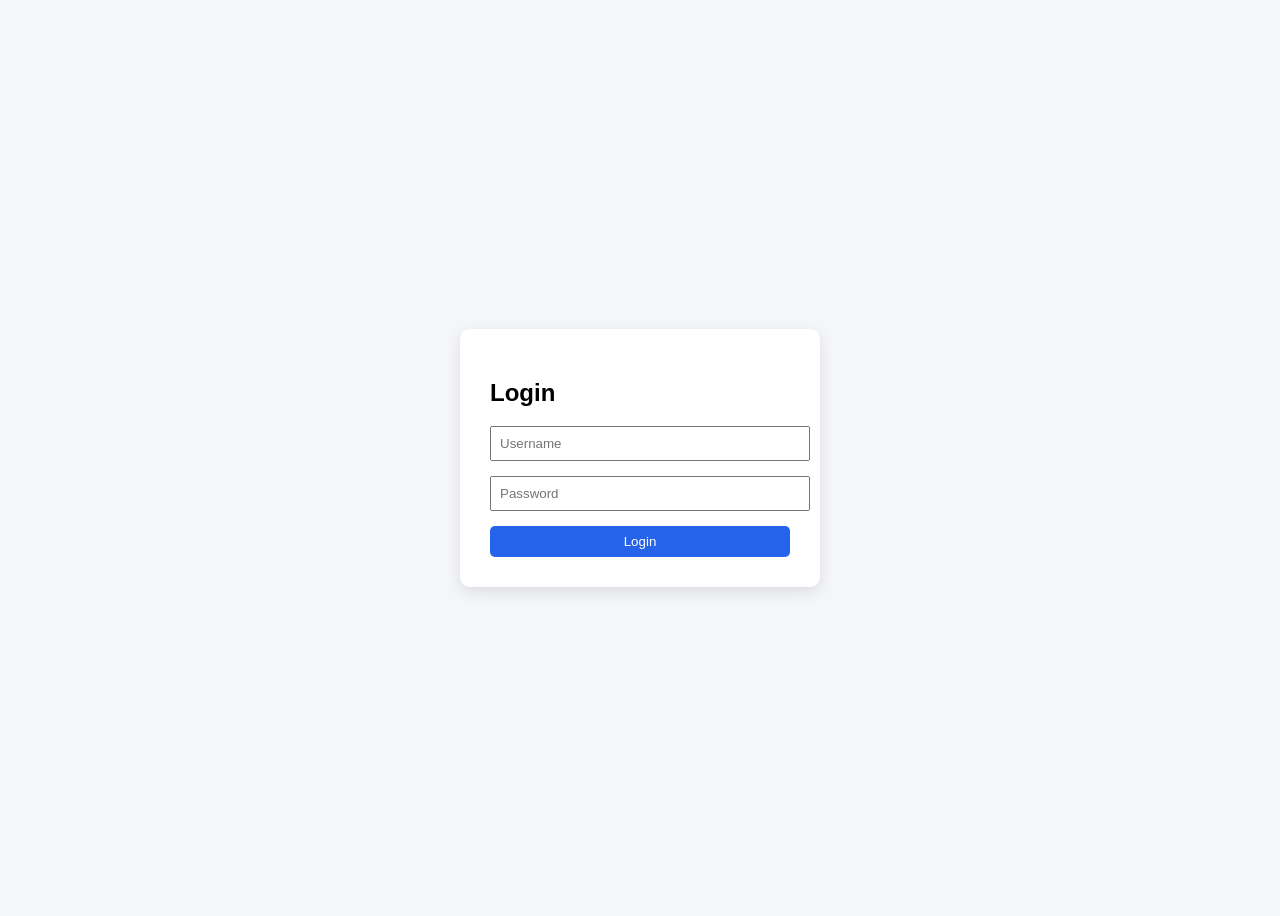
<file: Index.html>
<!DOCTYPE html>
<html lang="en">
<head>
  <meta charset="UTF-8">
  <title>Task Dashboard</title>
  <meta name="viewport" content="width=device-width, initial-scale=1.0">
  <link rel="stylesheet" href="style.css">
</head>

<body>

  <div class="dashboard">

    <aside class="sidebar">
      <h2>MyApp</h2>
      <ul>
        <li class="active" onclick="showDashboard(this)">Dashboard</li>
        <li onclick="goToTasks(this)">Tasks</li>
        <li onclick="openSettings()">Settings</li>
        <li onclick="window.location.href='profile.html'">Profile</li>
      </ul>
    </aside>

    <div class="main">

      <nav class="navbar">
        <h1>Task Manager</h1>
      </nav>

      <div class="content">

        <!-- ================= Dashboard Section ================= -->
        <div id="dashboardSection">
          <h2>Add New Task</h2>
          <div class="input-section">
            <input type="text" id="taskInput" placeholder="Enter new task">
            <button onclick="addTask()">Add</button>
          </div>
        </div>

        <!-- ================= Tasks Section ================= -->
        <div id="taskSection" style="display:none;">
          <h2>All Tasks</h2>

          <div class="filters">
            <button onclick="setFilter('all')">All</button>
            <button onclick="setFilter('active')">Active</button>
            <button onclick="setFilter('completed')">Completed</button>
          </div>

          <div class="task-info">
            <span id="taskCount">0 Tasks</span>
          </div>

          <ul id="taskList"></ul>
        </div>

      </div>

    </div>

  </div>

  <script src="script.js"></script>

  <div id="settingsModal" class="modal">
    <div class="modal-content">
      <h3>Settings</h3>

      <button onclick="toggleDarkMode()">Toggle Dark Mode</button>
      <button onclick="clearAllTasks()">Clear All Tasks</button>
      <button onclick="logout()">Logout</button>

      <button onclick="closeSettings()">Close</button>
    </div>
  </div>

</body>
</html>
</file>
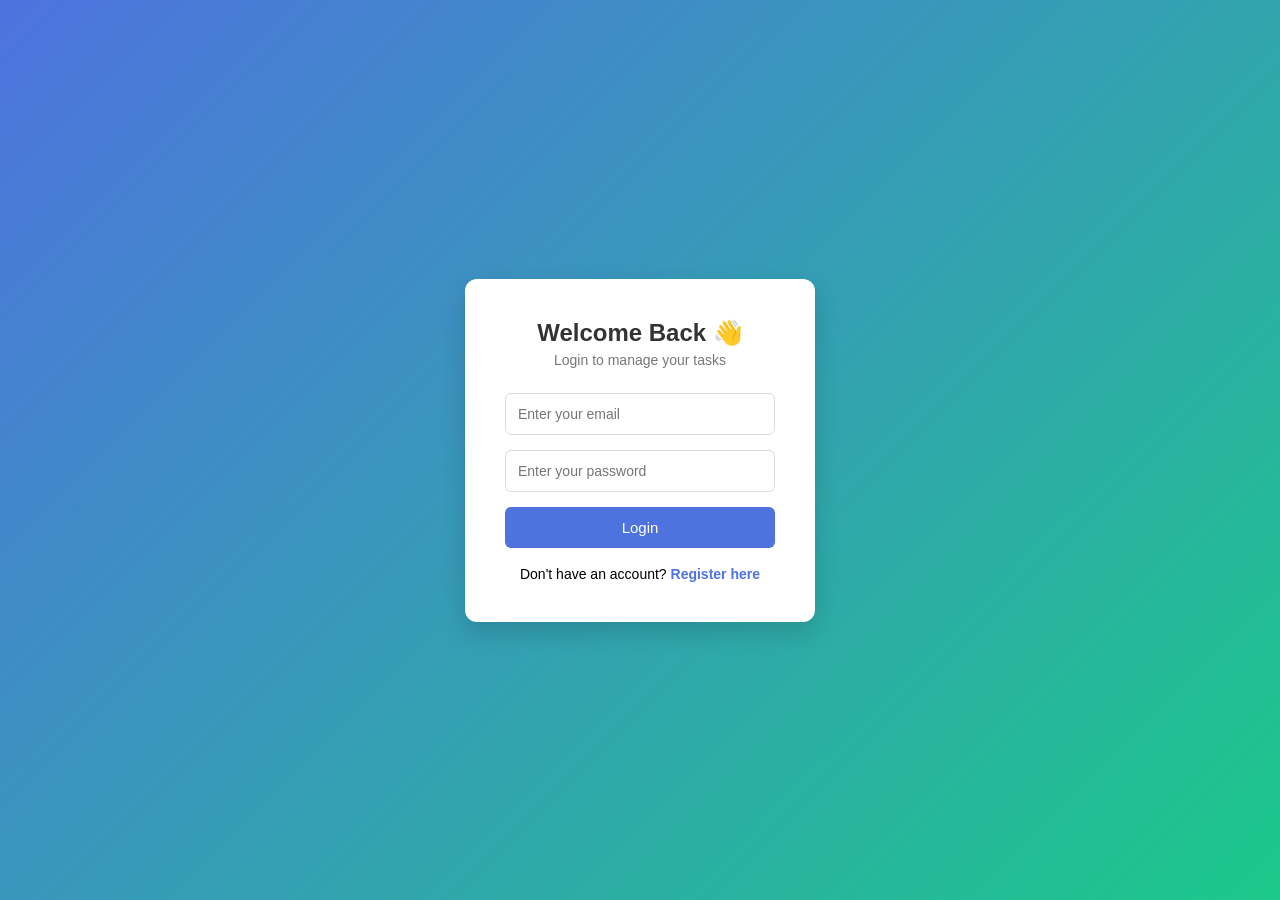
<file: frontend/index.html>
<!DOCTYPE html>
<html lang="en">
<head>
<meta charset="UTF-8" />
<meta name="viewport" content="width=device-width, initial-scale=1.0" />
<title>Task Dashboard</title>
<link rel="stylesheet" href="style.css" />
</head>

<body>

<div class="layout">

  <!-- Sidebar -->
  <aside class="sidebar">
  <!-- <section=class="content"></section> -->
    <h2>MyApp</h2>
    <ul>
      <li onclick="showDashboard(this)" class="active">Dashboard</li>
      <li onclick="showTasks(this)">Tasks</li>
      <li onclick="window.location.href='profile.html'">Profile</li>
      <li onclick="openSettings()">Settings</li>
      <!-- <li onclick="logout()">Logout</li> -->
      
    </ul>
  </aside>

 <main class="main">

  <!-- DASHBOARD -->
  <section id="dashboardSection">
    <h1>Dashboard</h1>

    <div class="add-task">
      <input id="taskInput" placeholder="Enter new task..." />
      <button onclick="addTask()">Add Task</button>
    </div>
  </section>

  <!-- TASK LIST -->
  <!-- <section id="tasksSection" style="display:none;"> -->
    <!-- <h1>My Tasks</h1> -->
    <!-- <ul id="taskList" class="task-list"></ul> -->
  </section>

</main>

    <!-- Tasks -->
    <section id="tasksSection" style="display:none;">
      <h1>My Tasks</h1>

      <div class="filters">
        <button onclick="setFilter('all')">All</button>
        <button onclick="setFilter('active')">Active</button>
        <button onclick="setFilter('completed')">Completed</button>
      </div>

      <ul id="taskList" class="task-list"></ul>
    </section>

  </main>

</div>

<script src="script.js"></script>
</body>
</html>
</file>
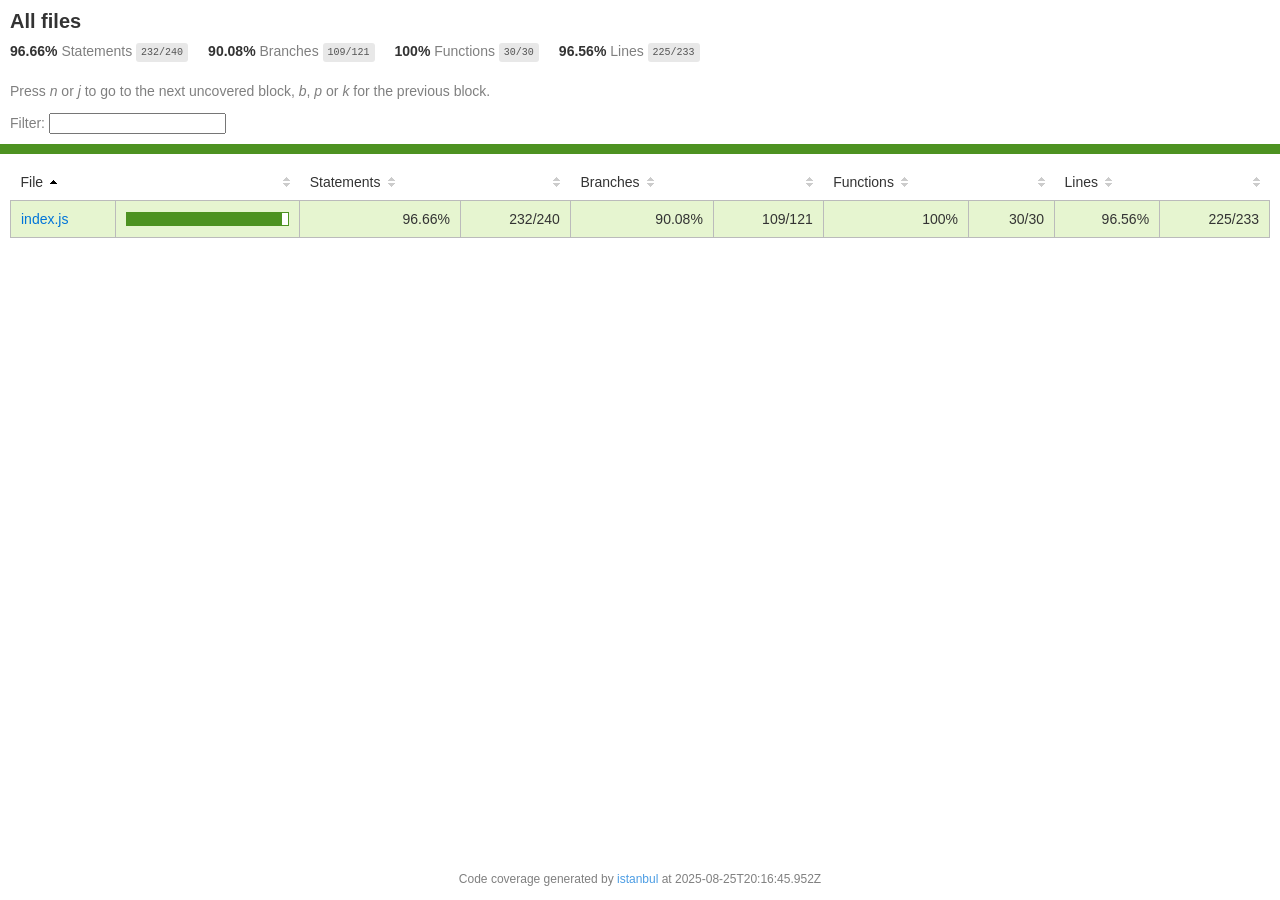
<file: node_modules/kareem/coverage/lcov-report/index.html>
<!doctype html>
<html lang="en">

<head>
    <title>Code coverage report for All files</title>
    <meta charset="utf-8" />
    <link rel="stylesheet" href="prettify.css" />
    <link rel="stylesheet" href="base.css" />
    <link rel="shortcut icon" type="image/x-icon" href="favicon.png" />
    <meta name="viewport" content="width=device-width, initial-scale=1" />
    <style type='text/css'>
        .coverage-summary .sorter {
            background-image: url(sort-arrow-sprite.png);
        }
    </style>
</head>
    
<body>
<div class='wrapper'>
    <div class='pad1'>
        <h1>All files</h1>
        <div class='clearfix'>
            
            <div class='fl pad1y space-right2'>
                <span class="strong">96.66% </span>
                <span class="quiet">Statements</span>
                <span class='fraction'>232/240</span>
            </div>
        
            
            <div class='fl pad1y space-right2'>
                <span class="strong">90.08% </span>
                <span class="quiet">Branches</span>
                <span class='fraction'>109/121</span>
            </div>
        
            
            <div class='fl pad1y space-right2'>
                <span class="strong">100% </span>
                <span class="quiet">Functions</span>
                <span class='fraction'>30/30</span>
            </div>
        
            
            <div class='fl pad1y space-right2'>
                <span class="strong">96.56% </span>
                <span class="quiet">Lines</span>
                <span class='fraction'>225/233</span>
            </div>
        
            
        </div>
        <p class="quiet">
            Press <em>n</em> or <em>j</em> to go to the next uncovered block, <em>b</em>, <em>p</em> or <em>k</em> for the previous block.
        </p>
        <template id="filterTemplate">
            <div class="quiet">
                Filter:
                <input type="search" id="fileSearch">
            </div>
        </template>
    </div>
    <div class='status-line high'></div>
    <div class="pad1">
<table class="coverage-summary">
<thead>
<tr>
   <th data-col="file" data-fmt="html" data-html="true" class="file">File</th>
   <th data-col="pic" data-type="number" data-fmt="html" data-html="true" class="pic"></th>
   <th data-col="statements" data-type="number" data-fmt="pct" class="pct">Statements</th>
   <th data-col="statements_raw" data-type="number" data-fmt="html" class="abs"></th>
   <th data-col="branches" data-type="number" data-fmt="pct" class="pct">Branches</th>
   <th data-col="branches_raw" data-type="number" data-fmt="html" class="abs"></th>
   <th data-col="functions" data-type="number" data-fmt="pct" class="pct">Functions</th>
   <th data-col="functions_raw" data-type="number" data-fmt="html" class="abs"></th>
   <th data-col="lines" data-type="number" data-fmt="pct" class="pct">Lines</th>
   <th data-col="lines_raw" data-type="number" data-fmt="html" class="abs"></th>
</tr>
</thead>
<tbody><tr>
	<td class="file high" data-value="index.js"><a href="index.js.html">index.js</a></td>
	<td data-value="96.66" class="pic high">
	<div class="chart"><div class="cover-fill" style="width: 96%"></div><div class="cover-empty" style="width: 4%"></div></div>
	</td>
	<td data-value="96.66" class="pct high">96.66%</td>
	<td data-value="240" class="abs high">232/240</td>
	<td data-value="90.08" class="pct high">90.08%</td>
	<td data-value="121" class="abs high">109/121</td>
	<td data-value="100" class="pct high">100%</td>
	<td data-value="30" class="abs high">30/30</td>
	<td data-value="96.56" class="pct high">96.56%</td>
	<td data-value="233" class="abs high">225/233</td>
	</tr>

</tbody>
</table>
</div>
                <div class='push'></div><!-- for sticky footer -->
            </div><!-- /wrapper -->
            <div class='footer quiet pad2 space-top1 center small'>
                Code coverage generated by
                <a href="https://istanbul.js.org/" target="_blank" rel="noopener noreferrer">istanbul</a>
                at 2025-08-25T20:16:45.952Z
            </div>
        <script src="prettify.js"></script>
        <script>
            window.onload = function () {
                prettyPrint();
            };
        </script>
        <script src="sorter.js"></script>
        <script src="block-navigation.js"></script>
    </body>
</html>
</file>
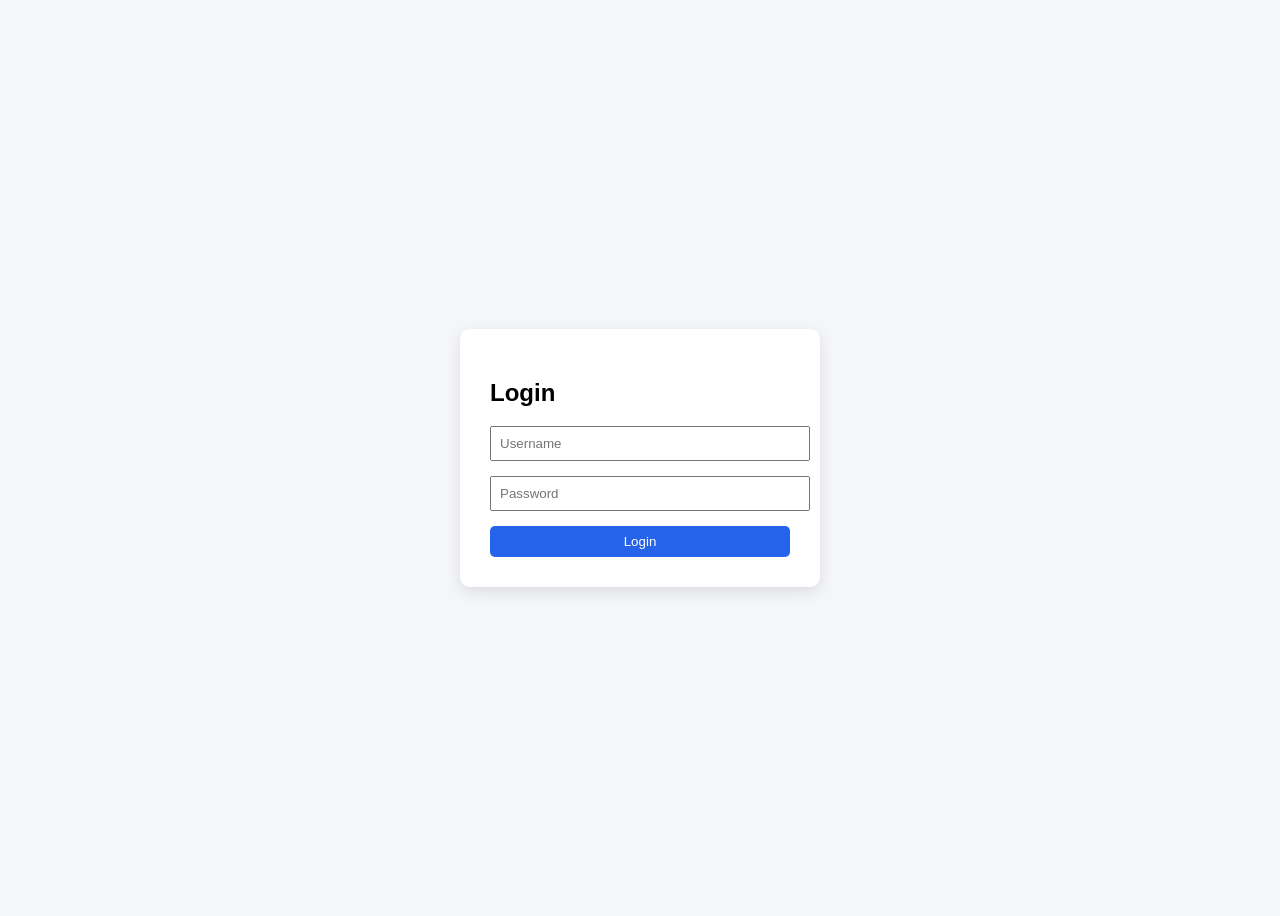
<file: login.html>
<!DOCTYPE html>
<html>
<head>
  <title>Login</title>
  <meta name="viewport" content="width=device-width, initial-scale=1.0">
  <style>
    body {
      display: flex;
      justify-content: center;
      align-items: center;
      height: 100vh;
      background: #f4f6f9;
      font-family: Arial;
    }

    .login-box {
      background: white;
      padding: 30px;
      border-radius: 10px;
      width: 300px;
      box-shadow: 0 5px 15px rgba(0,0,0,0.1);
    }

    input {
      width: 100%;
      padding: 8px;
      margin-bottom: 15px;
    }

    button {
      width: 100%;
      padding: 8px;
      background: #2563eb;
      color: white;
      border: none;
      border-radius: 5px;
    }
  </style>
</head>
<body>

  <div class="login-box">
    <h2>Login</h2>
    <input type="text" id="username" placeholder="Username">
    <input type="password" id="password" placeholder="Password">
    <button onclick="login()">Login</button>

  </div>

  

  <script>
    function login() {
      const user = document.getElementById("username").value;
      const pass = document.getElementById("password").value;

      if (user === "admin" && pass === "1234") {
        localStorage.setItem("loggedIn", "true");
        window.location.href = "index.html";
      } else {
        alert("Invalid credentials!");
      }
    }
  </script>

</body>
</html>
</file>
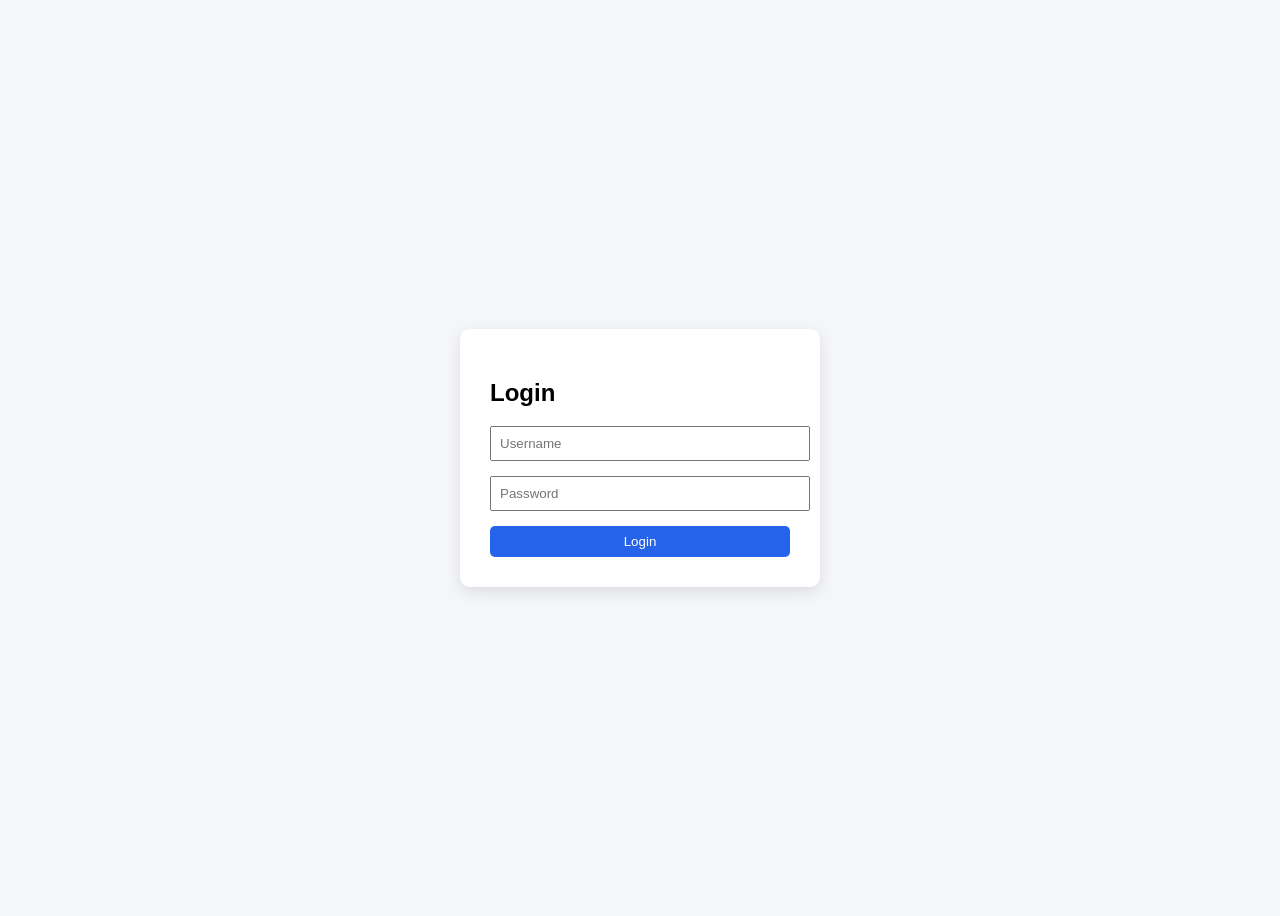
<file: profile.html>
<!DOCTYPE html>
<html lang="en">
<head>
  <meta charset="UTF-8">
  <title>My Profile</title>
  <meta name="viewport" content="width=device-width, initial-scale=1.0">
  <link rel="stylesheet" href="style.css">
</head>

<body>

<div class="auth-container">
  <h2>My Profile</h2>

  <!-- PROFILE UPDATE SECTION -->
  <div class="profile-box">
    <p><strong>Name:</strong></p>
    <input type="text" id="editName" />

    <p><strong>Email:</strong></p>
    <p id="userEmail"></p>

    <button onclick="updateProfile()">Save Changes</button>
  </div>

  <hr style="margin:30px 0;">

  <!-- CHANGE PASSWORD SECTION -->
  <div class="profile-box">
    <h3>Change Password</h3>

    <input type="password" id="oldPassword" placeholder="Old Password">
    <input type="password" id="newPassword" placeholder="New Password">
    <input type="password" id="confirmPassword" placeholder="Confirm New Password">

    <button onclick="changePassword()">Change Password</button>
  </div>

  <div style="margin-top:20px;">
    <button onclick="goBack()">Back to Dashboard</button>
    <button onclick="logout()">Logout</button>
  </div>
</div>

<script>
// ================= TOKEN CHECK =================
const token = localStorage.getItem("token");

if (!token) {
  window.location.href = "login.html";
}

// ================= AUTO LOGOUT TIMER =================
function checkTokenExpiry() {
  try {
    const payload = JSON.parse(atob(token.split('.')[1]));
    const expiry = payload.exp * 1000;
    const now = Date.now();
    const timeLeft = expiry - now;

    if (timeLeft <= 0) {
      logout();
    } else {
      setTimeout(() => {
        alert("Session expired. Please login again.");
        logout();
      }, timeLeft);
    }
  } catch (error) {
    logout();
  }
}

checkTokenExpiry();

// ================= LOAD PROFILE =================
async function loadProfile() {
  try {
    const res = await fetch("http://localhost:5000/api/auth/me", {
      headers: {
        "Authorization": "Bearer " + token
      }
    });

    if (res.status === 401) {
      alert("Session expired.");
      logout();
      return;
    }

    const user = await res.json();

    document.getElementById("editName").value = user.name;
    document.getElementById("userEmail").innerText = user.email;

  } catch (error) {
    alert("Failed to load profile.");
  }
}

// ================= UPDATE PROFILE =================
async function updateProfile() {
  const newName = document.getElementById("editName").value.trim();

  if (!newName) {
    alert("Name cannot be empty");
    return;
  }

  const res = await fetch("http://localhost:5000/api/auth/update", {
    method: "PUT",
    headers: {
      "Authorization": "Bearer " + token,
      "Content-Type": "application/json"
    },
    body: JSON.stringify({ name: newName })
  });

  if (res.status === 401) {
    alert("Session expired");
    logout();
    return;
  }

  alert("Profile updated successfully!");
}

// ================= CHANGE PASSWORD =================
async function changePassword() {
  const oldPassword = document.getElementById("oldPassword").value.trim();
  const newPassword = document.getElementById("newPassword").value.trim();
  const confirmPassword = document.getElementById("confirmPassword").value.trim();

  if (!oldPassword || !newPassword || !confirmPassword) {
    alert("All fields are required");
    return;
  }

  if (newPassword !== confirmPassword) {
    alert("New passwords do not match");
    return;
  }

  if (newPassword.length < 6) {
    alert("Password must be at least 6 characters");
    return;
  }

  const strongRegex = /^(?=.*[A-Z])(?=.*[0-9]).+$/;

  if (!strongRegex.test(newPassword)) {
    alert("Password must contain at least 1 uppercase letter and 1 number");
    return;
  }

  const res = await fetch("http://localhost:5000/api/auth/change-password", {
    method: "PUT",
    headers: {
      "Authorization": "Bearer " + token,
      "Content-Type": "application/json"
    },
    body: JSON.stringify({ oldPassword, newPassword })
  });

  const data = await res.json();

  if (res.status === 401) {
    alert("Session expired");
    logout();
    return;
  }

  if (!res.ok) {
    alert(data.message);
    return;
  }

  alert("Password changed successfully. Please login again.");
  logout();
}

// ================= LOGOUT =================
function logout() {
  localStorage.removeItem("token");
  localStorage.removeItem("loggedIn");
  window.location.href = "login.html";
}

// ================= NAVIGATION =================
function goBack() {
  window.location.href = "index.html";
}

// ================= DARK MODE =================
if (localStorage.getItem("darkMode") === "true") {
  document.body.classList.add("dark");
}

loadProfile();
</script>

</body>
</html>
</file>
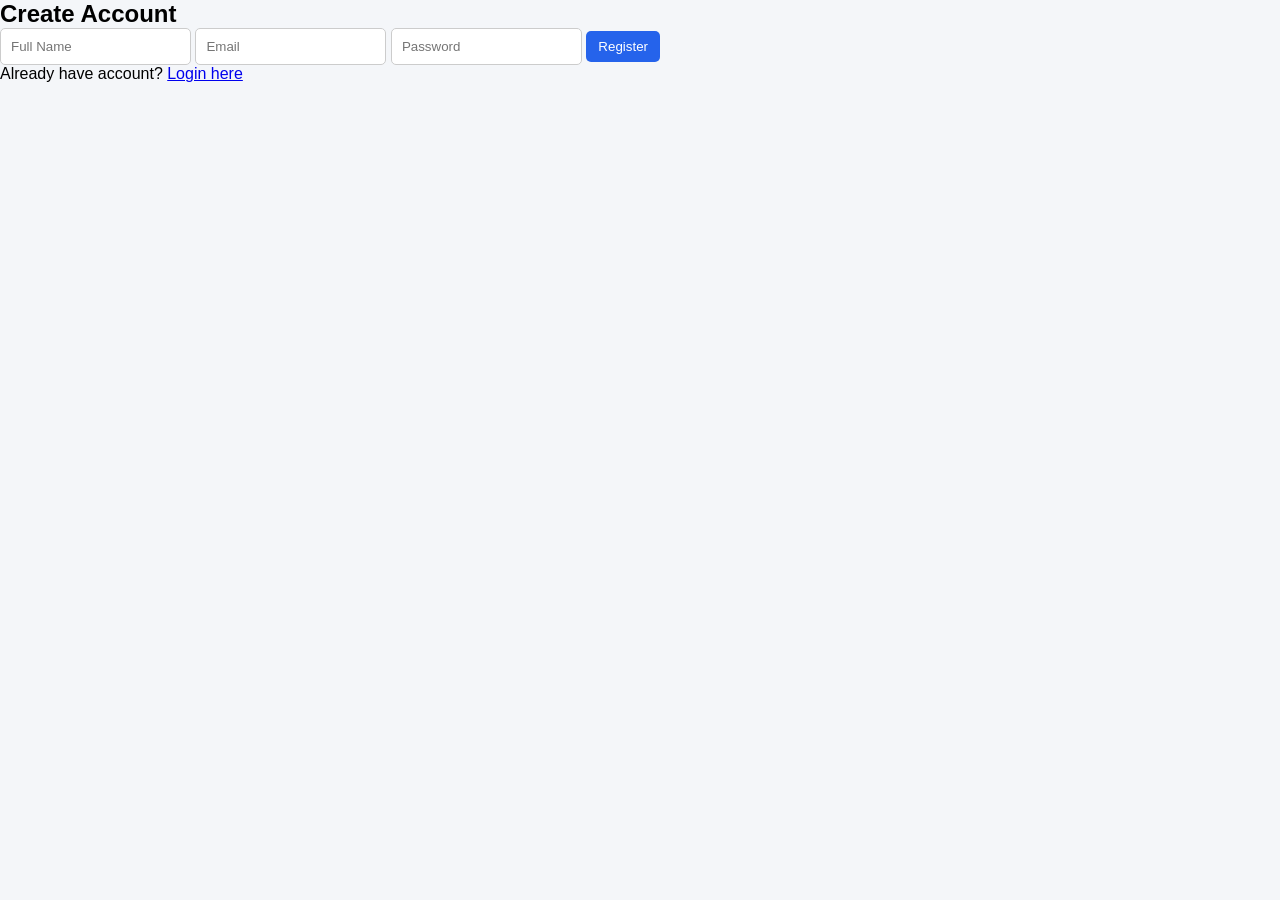
<file: register.html>
<!DOCTYPE html>
<html>
<head>
  <title>Register</title>
  <link rel="stylesheet" href="style.css">
</head>
<body>

<div class="auth-container">
  <h2>Create Account</h2>

  <input type="text" id="name" placeholder="Full Name">
  <input type="email" id="email" placeholder="Email">
  <input type="password" id="password" placeholder="Password">

  <button onclick="register()">Register</button>

  <p>Already have account? 
    <a href="login.html">Login here</a>
  </p>
</div>

<script>
async function register() {
  const name = document.getElementById("name").value;
  const email = document.getElementById("email").value;
  const password = document.getElementById("password").value;

  const response = await fetch("http://localhost:5000/api/auth/register", {
    method: "POST",
    headers: { "Content-Type": "application/json" },
    body: JSON.stringify({ name, email, password })
  });

  const data = await response.json();

  if (response.ok) {
    alert("Registration successful!");
    window.location.href = "login.html";
  } else {
    alert(data.message);
  }
}
</script>

</body>
</html>
</file>
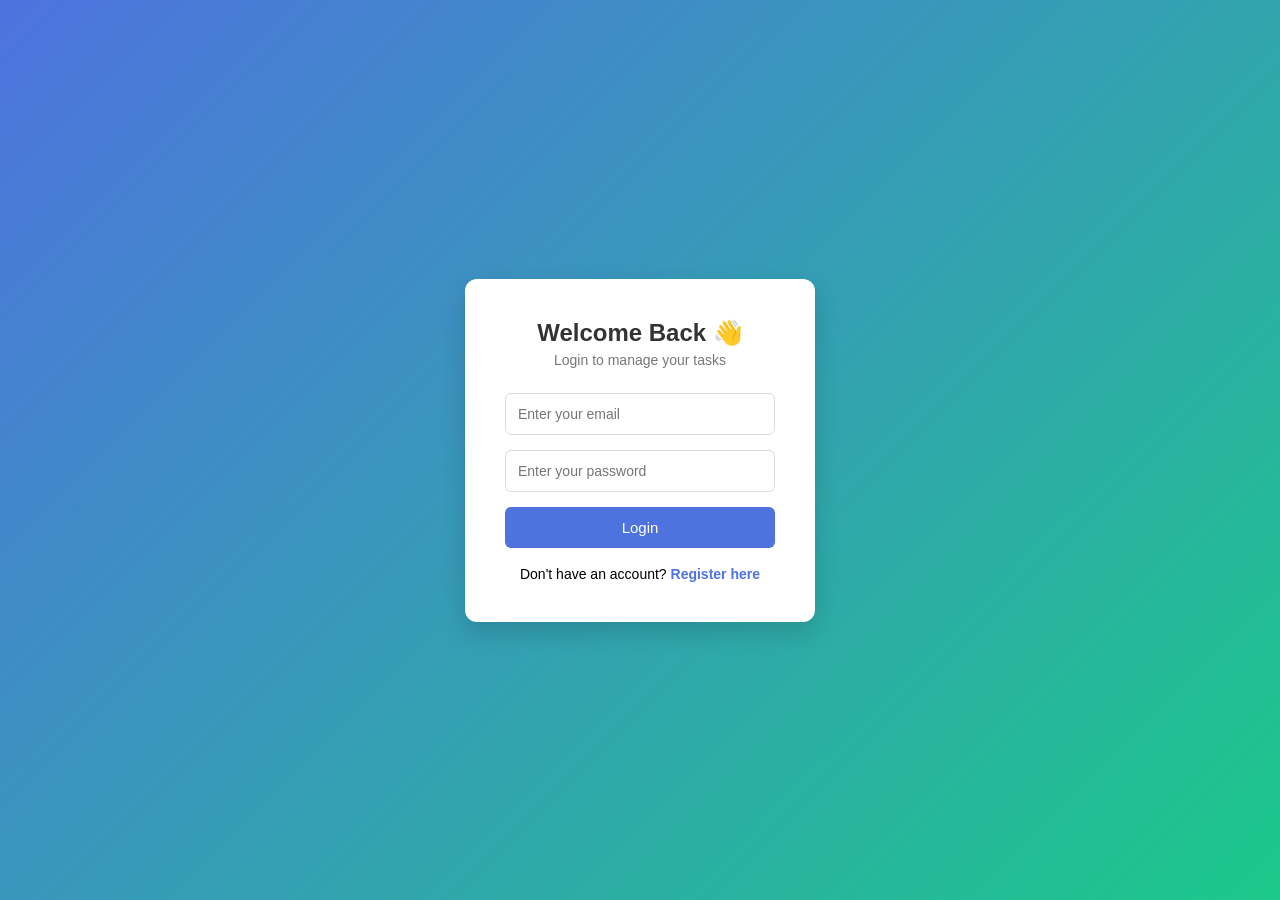
<file: frontend/login.html>
<!DOCTYPE html>
<html lang="en">
<head>
  <meta charset="UTF-8" />
  <title>Login</title>
  <link rel="stylesheet" href="style.css" />
</head>
<body class="auth-body">

  <div class="auth-container">
    <div class="auth-card">
      <h2>Welcome Back 👋</h2>
      <p class="subtitle">Login to manage your tasks</p>

      <input type="email" id="email" placeholder="Enter your email" />
      <input type="password" id="password" placeholder="Enter your password" />

      <button onclick="login()">Login</button>

      <p class="switch">
        Don't have an account?
        <a href="register.html">Register here</a>
      </p>
    </div>
  </div>

  <script src="login.js"></script>
</body>
</html>
</file>
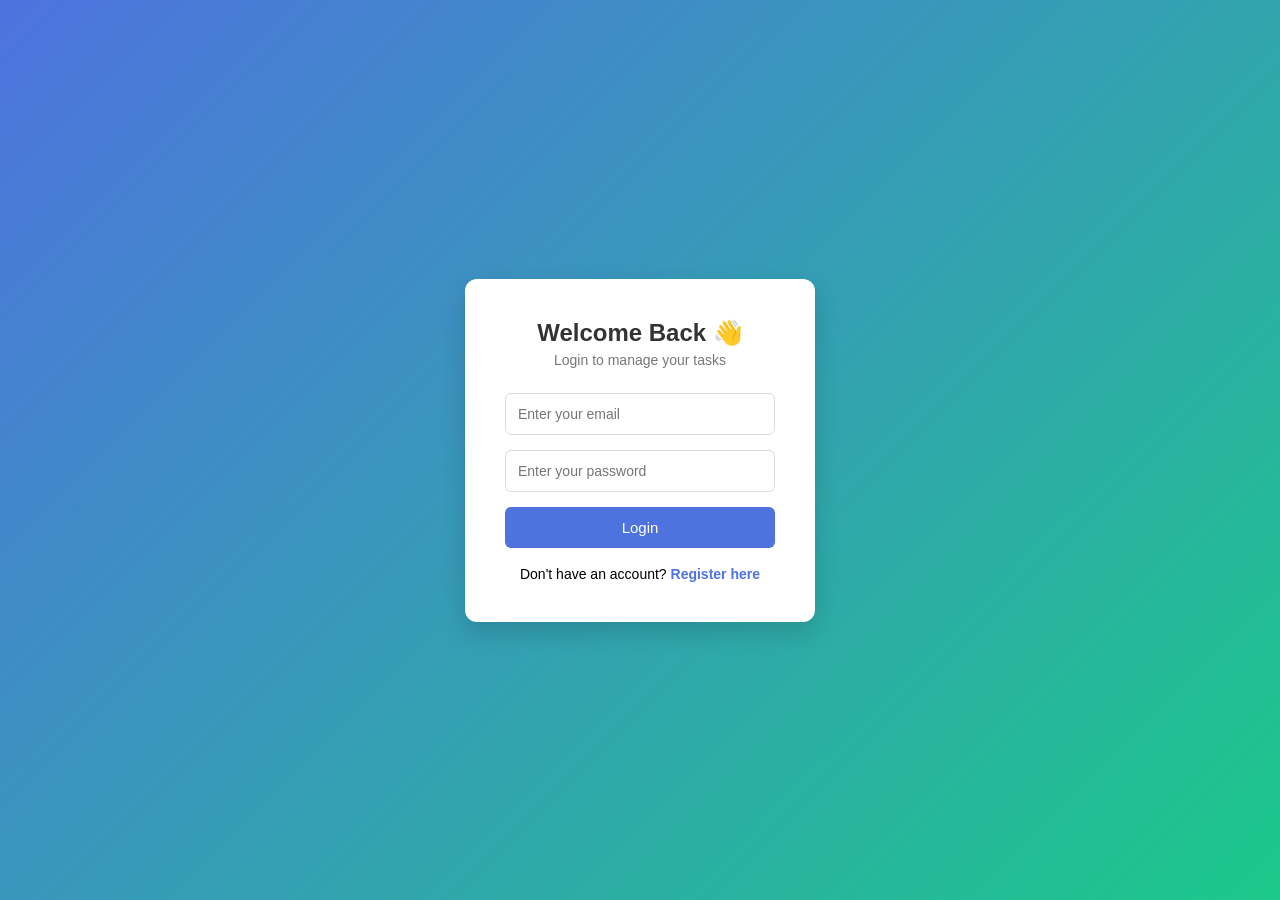
<file: frontend/profile.html>
<!DOCTYPE html>
<html lang="en">
<head>
  <meta charset="UTF-8">
  <title>My Profile</title>
  <meta name="viewport" content="width=device-width, initial-scale=1.0">
  <link rel="stylesheet" href="style.css">
</head>

<body>

<div class="auth-container">
  <h2>My Profile</h2>

  <!-- PROFILE UPDATE SECTION -->
  <div class="profile-box">
    <p><strong>Name:</strong></p>
    <input type="text" id="editName" />

    <p><strong>Email:</strong></p>
    <p id="userEmail"></p>

    <button onclick="updateProfile()">Save Changes</button>
  </div>

  <hr style="margin:30px 0;">

  <!-- CHANGE PASSWORD SECTION -->
  <div class="profile-box">
    <h3>Change Password</h3>

    <input type="password" id="oldPassword" placeholder="Old Password">
    <input type="password" id="newPassword" placeholder="New Password">
    <input type="password" id="confirmPassword" placeholder="Confirm New Password">

    <button onclick="changePassword()">Change Password</button>
  </div>

  <div style="margin-top:20px;">
    <button onclick="goBack()">Back to Dashboard</button>
    <button onclick="logout()">Logout</button>
  </div>
</div>

<script>
// ================= TOKEN CHECK =================
const token = localStorage.getItem("token");

if (!token) {
  window.location.href = "login.html";
}

// ================= AUTO LOGOUT TIMER =================
function checkTokenExpiry() {
  try {
    const payload = JSON.parse(atob(token.split('.')[1]));
    const expiry = payload.exp * 1000;
    const now = Date.now();
    const timeLeft = expiry - now;

    if (timeLeft <= 0) {
      logout();
    } else {
      setTimeout(() => {
        alert("Session expired. Please login again.");
        logout();
      }, timeLeft);
    }
  } catch (error) {
    logout();
  }
}

checkTokenExpiry();

// ================= LOAD PROFILE =================
async function loadProfile() {
  try {
    const res = await fetch("https://task-dashboard-vef8.onrender.com/api/auth/me", {
      headers: {
        "Authorization": "Bearer " + token
      }
    });

    if (res.status === 401) {
      alert("Session expired.");
      logout();
      return;
    }

    const user = await res.json();

    document.getElementById("editName").value = user.name;
    document.getElementById("userEmail").innerText = user.email;

  } catch (error) {
    alert("Failed to load profile.");
  }
}

// ================= UPDATE PROFILE =================
async function updateProfile() {
  const newName = document.getElementById("editName").value.trim();

  if (!newName) {
    alert("Name cannot be empty");
    return;
  }

  const res = await fetch("https://task-dashboard-vef8.onrender.com/api/auth/update", {
    method: "PUT",
    headers: {
      "Authorization": "Bearer " + token,
      "Content-Type": "application/json"
    },
    body: JSON.stringify({ name: newName })
  });

  if (res.status === 401) {
    alert("Session expired");
    logout();
    return;
  }

  alert("Profile updated successfully!");
}

// ================= CHANGE PASSWORD =================
async function changePassword() {
  const oldPassword = document.getElementById("oldPassword").value.trim();
  const newPassword = document.getElementById("newPassword").value.trim();
  const confirmPassword = document.getElementById("confirmPassword").value.trim();

  if (!oldPassword || !newPassword || !confirmPassword) {
    alert("All fields are required");
    return;
  }

  if (newPassword !== confirmPassword) {
    alert("New passwords do not match");
    return;
  }

  if (newPassword.length < 6) {
    alert("Password must be at least 6 characters");
    return;
  }

  const strongRegex = /^(?=.*[A-Z])(?=.*[0-9]).+$/;

  if (!strongRegex.test(newPassword)) {
    alert("Password must contain at least 1 uppercase letter and 1 number");
    return;
  }

  const res = await fetch("http://localhost:5000/api/auth/change-password", {
    method: "PUT",
    headers: {
      "Authorization": "Bearer " + token,
      "Content-Type": "application/json"
    },
    body: JSON.stringify({ oldPassword, newPassword })
  });

  const data = await res.json();

  if (res.status === 401) {
    alert("Session expired");
    logout();
    return;
  }

  if (!res.ok) {
    alert(data.message);
    return;
  }

  alert("Password changed successfully. Please login again.");
  logout();
}

// ================= LOGOUT =================
function logout() {
  localStorage.removeItem("token");
  localStorage.removeItem("loggedIn");
  window.location.href = "login.html";
}

// ================= NAVIGATION =================
function goBack() {
  window.location.href = "index.html";
}

// ================= DARK MODE =================
if (localStorage.getItem("darkMode") === "true") {
  document.body.classList.add("dark");
}

loadProfile();
</script>

</body>
</html>
</file>
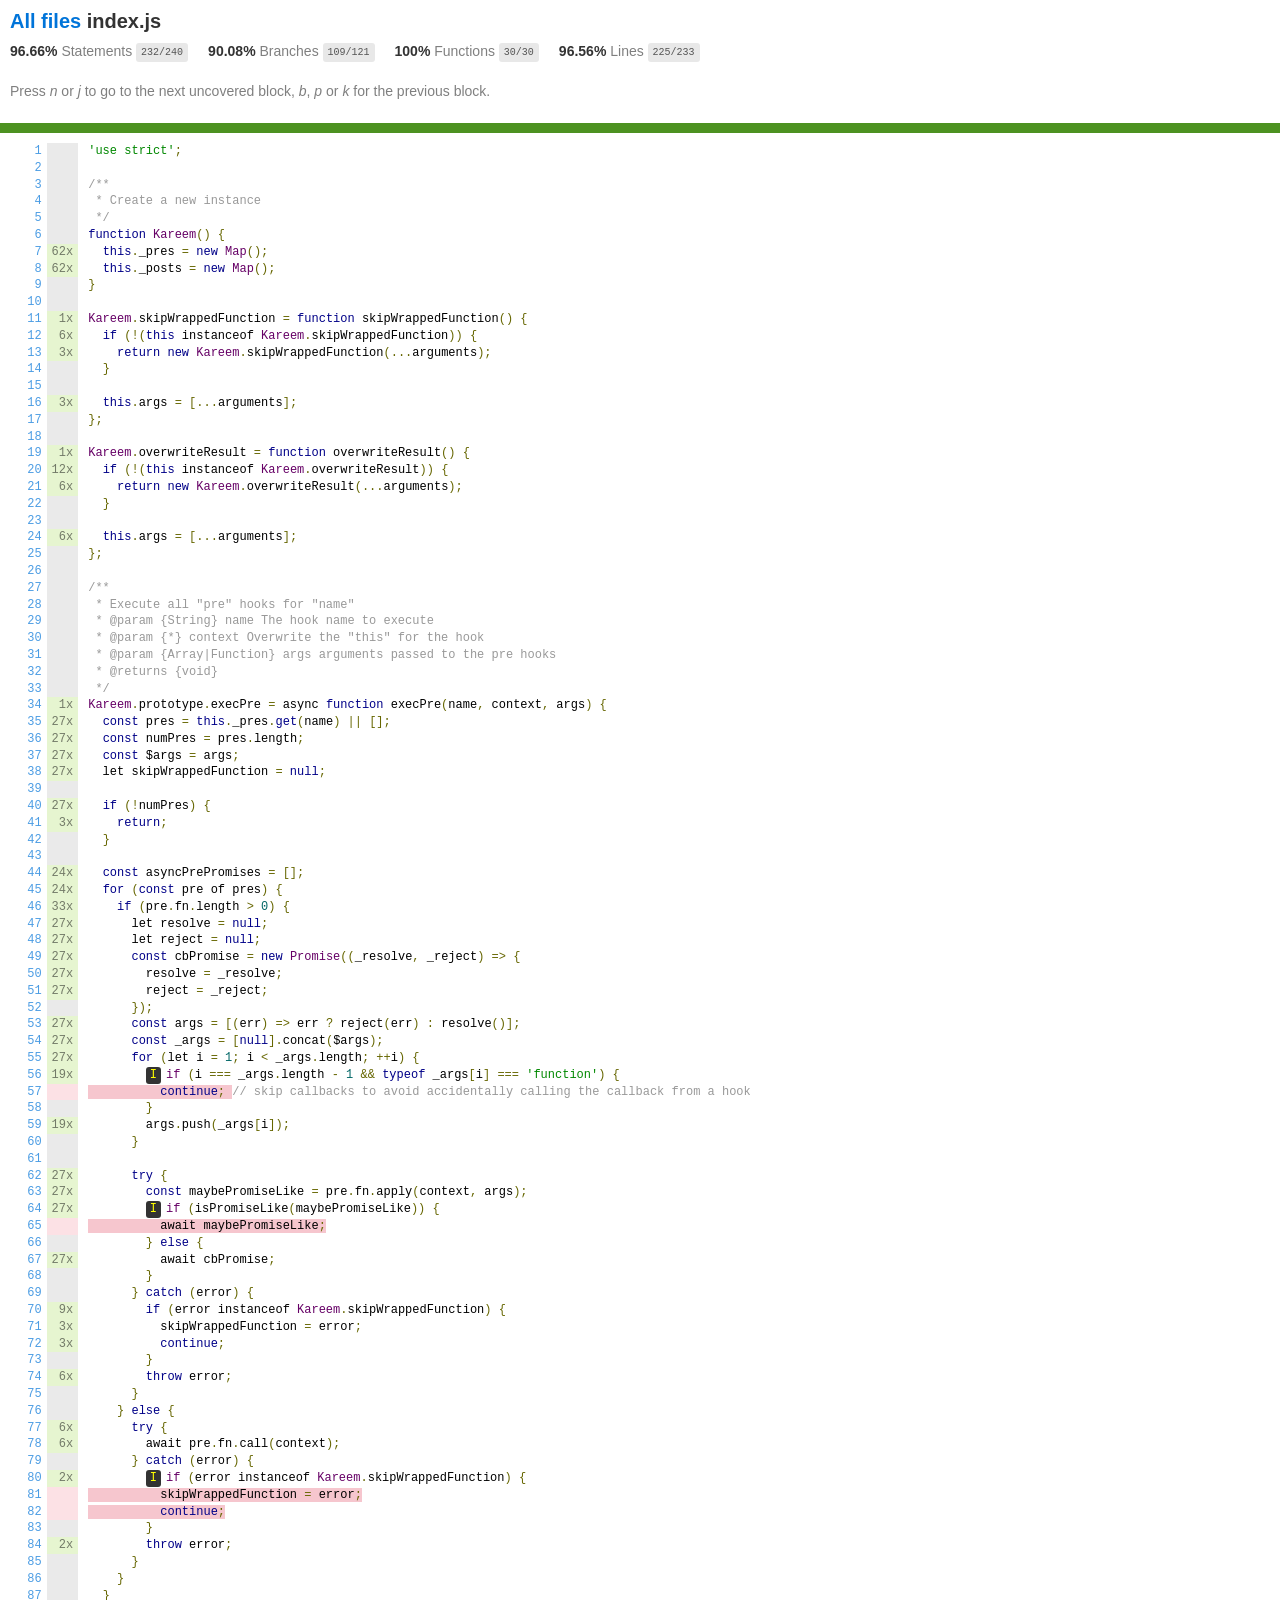
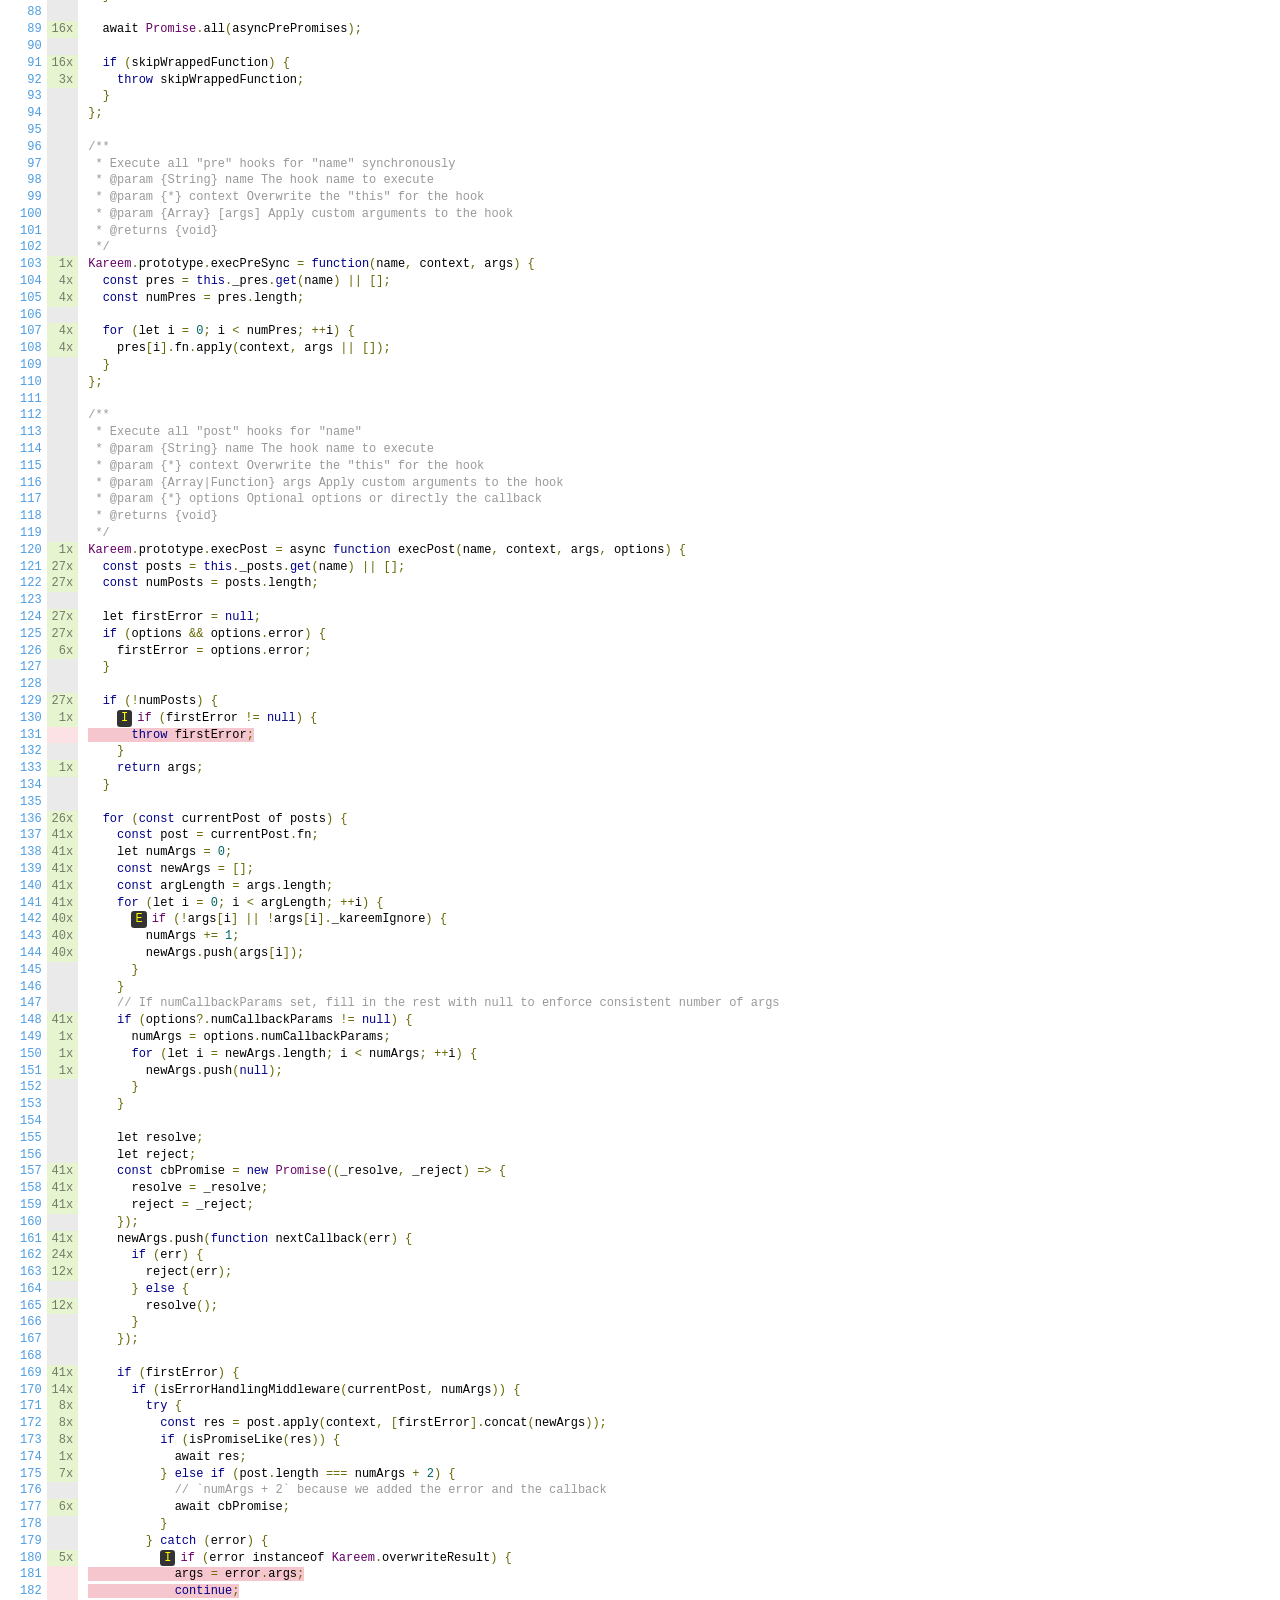
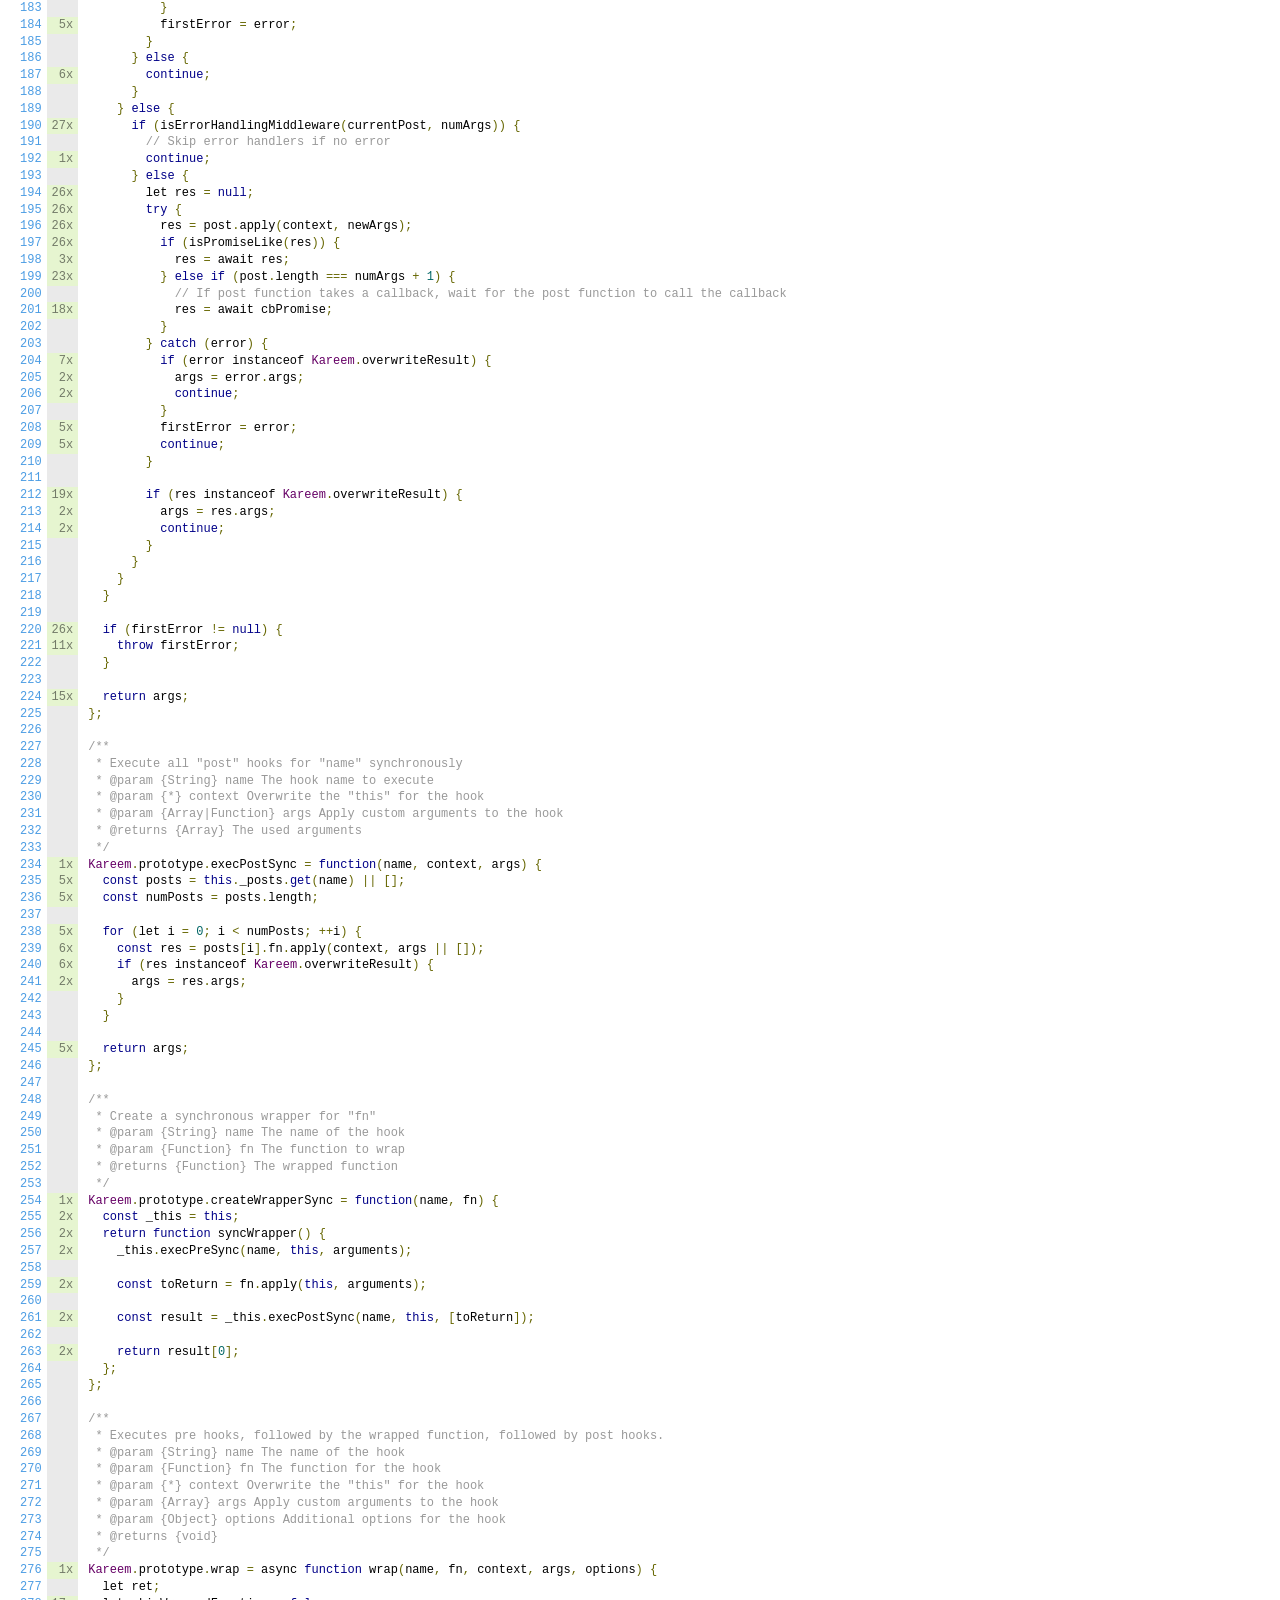
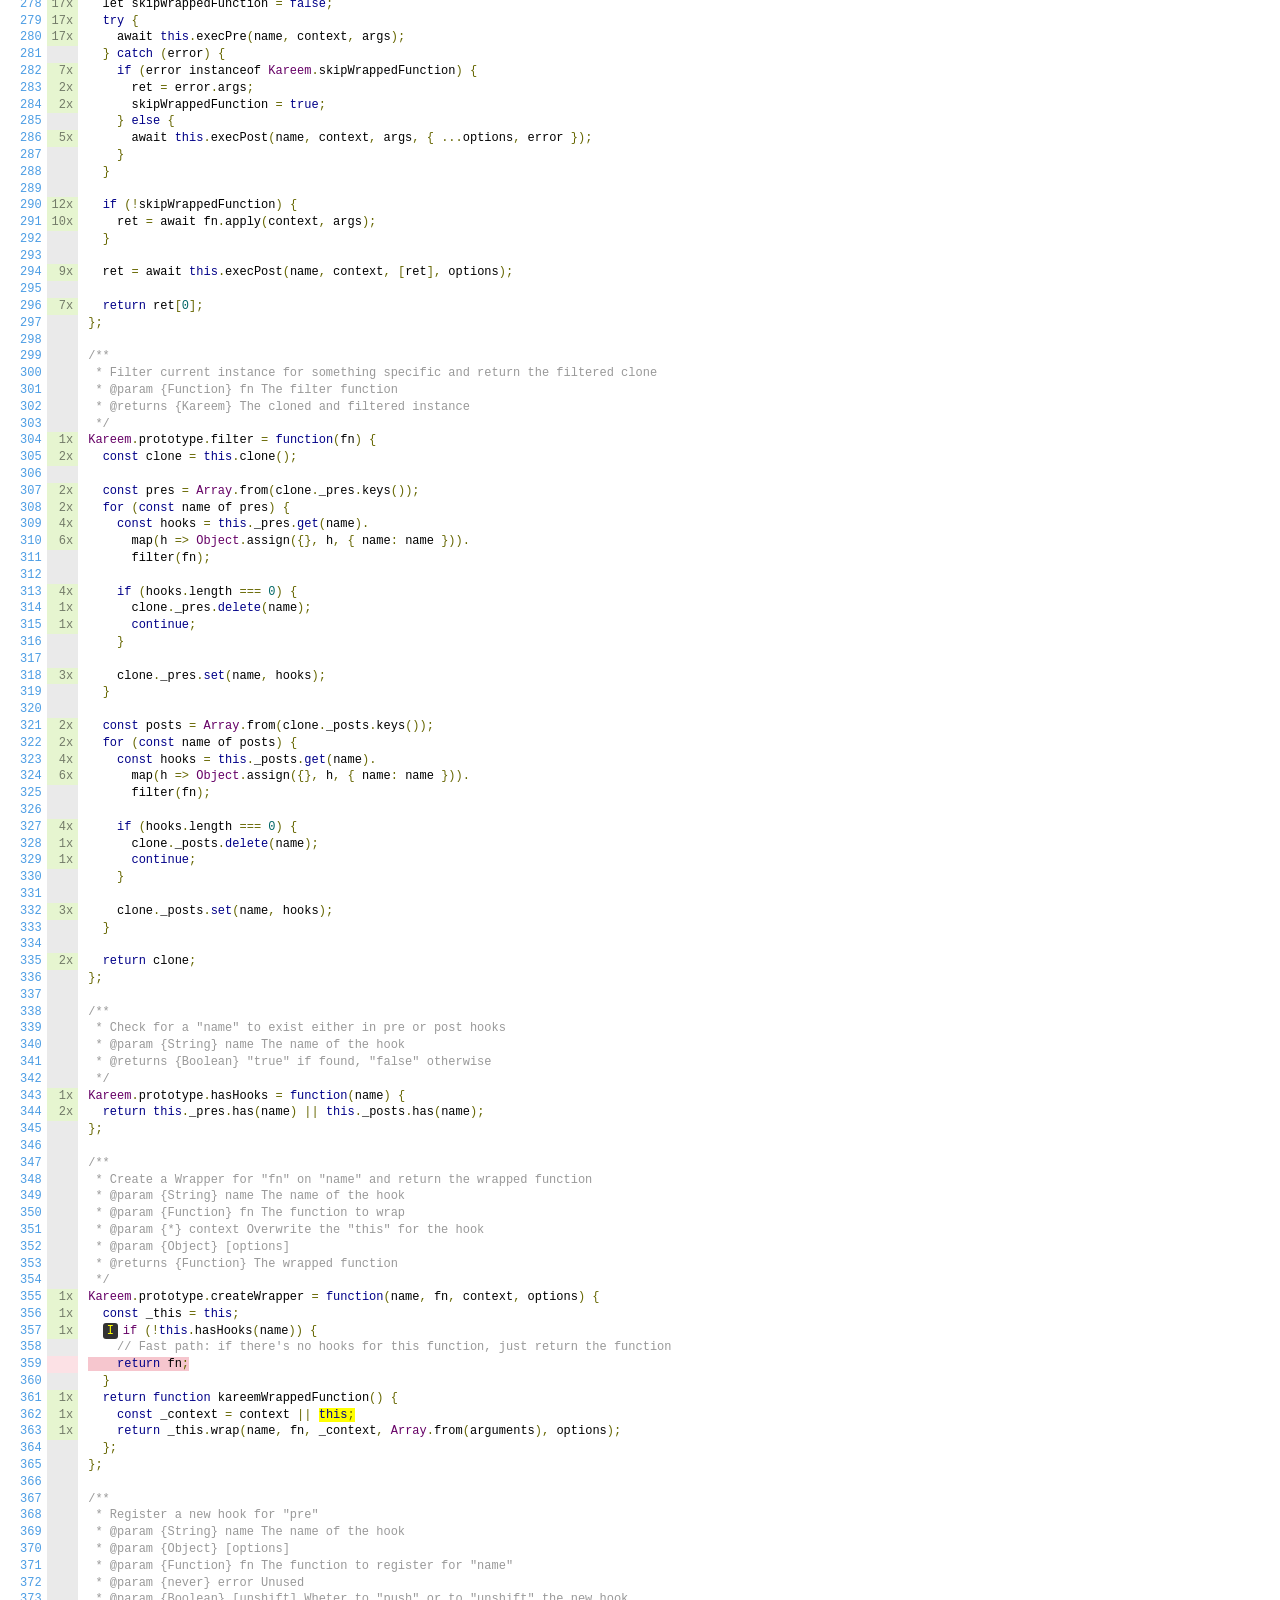
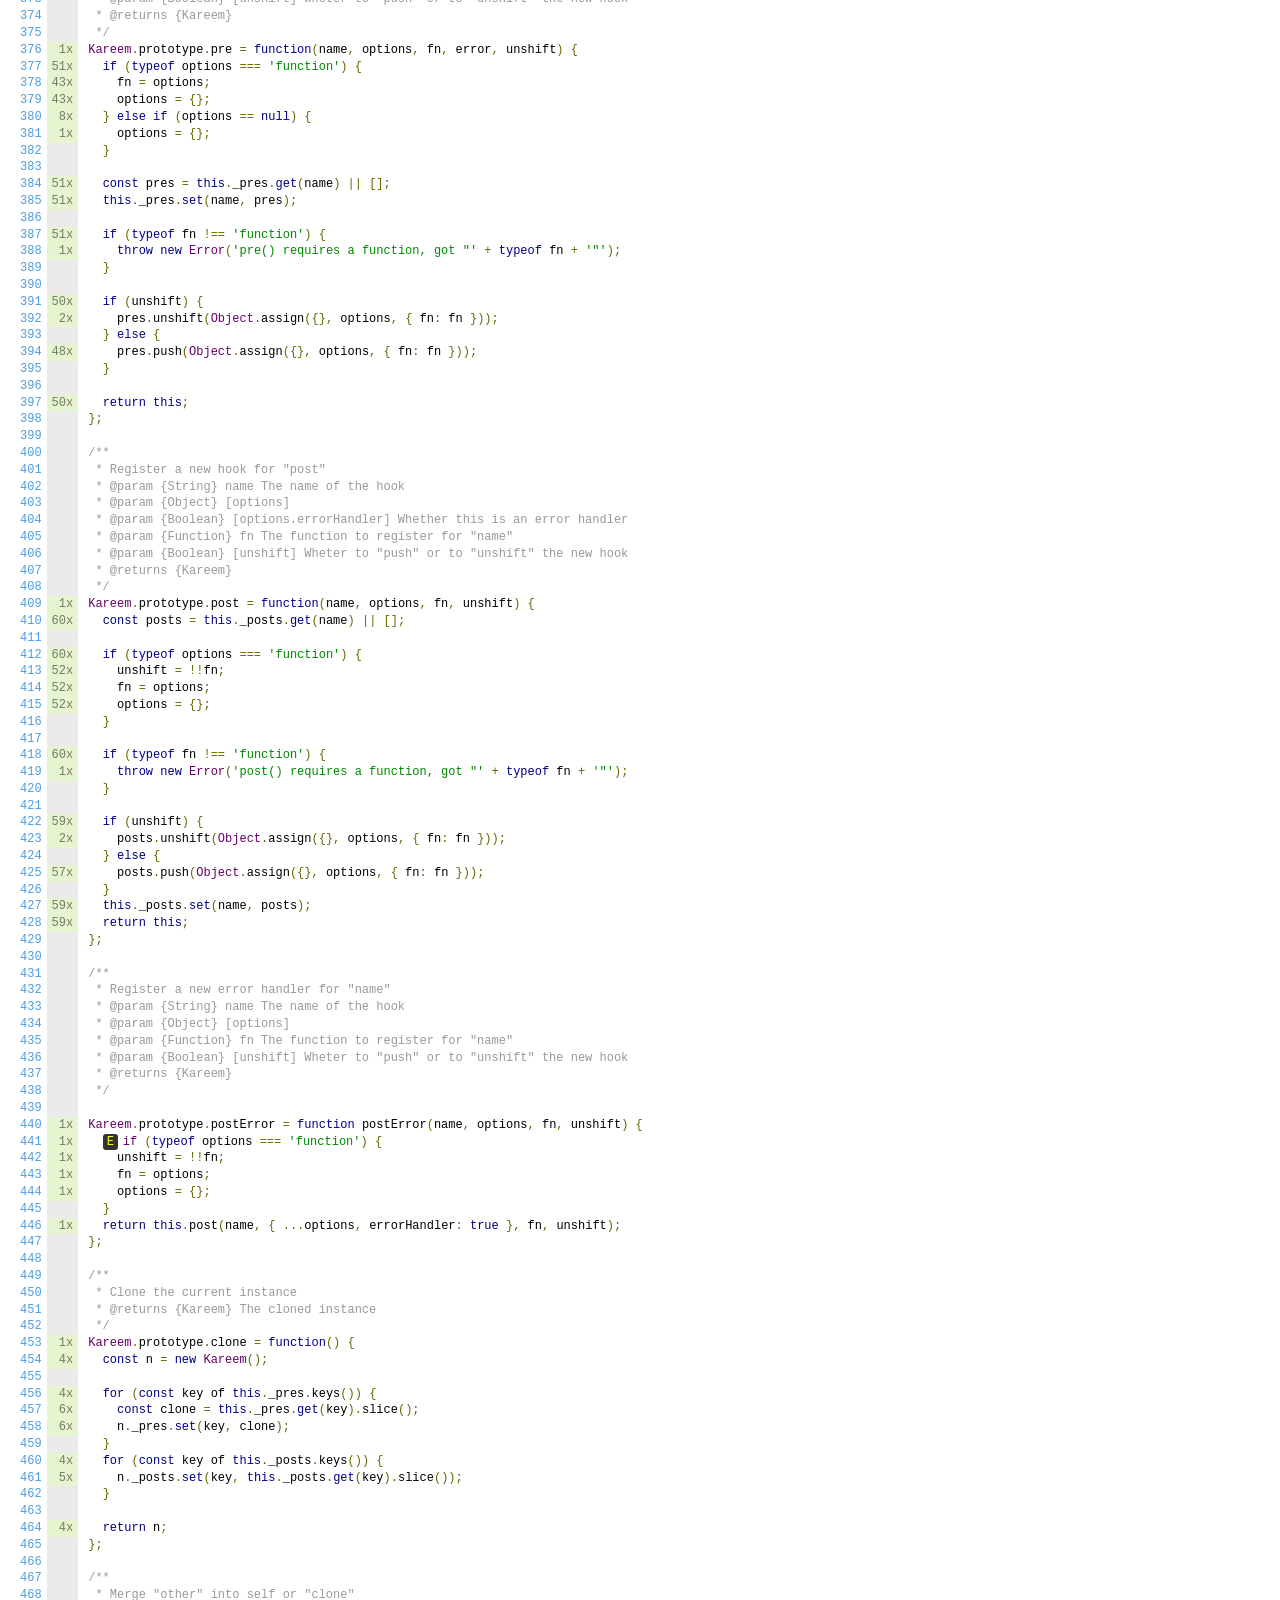
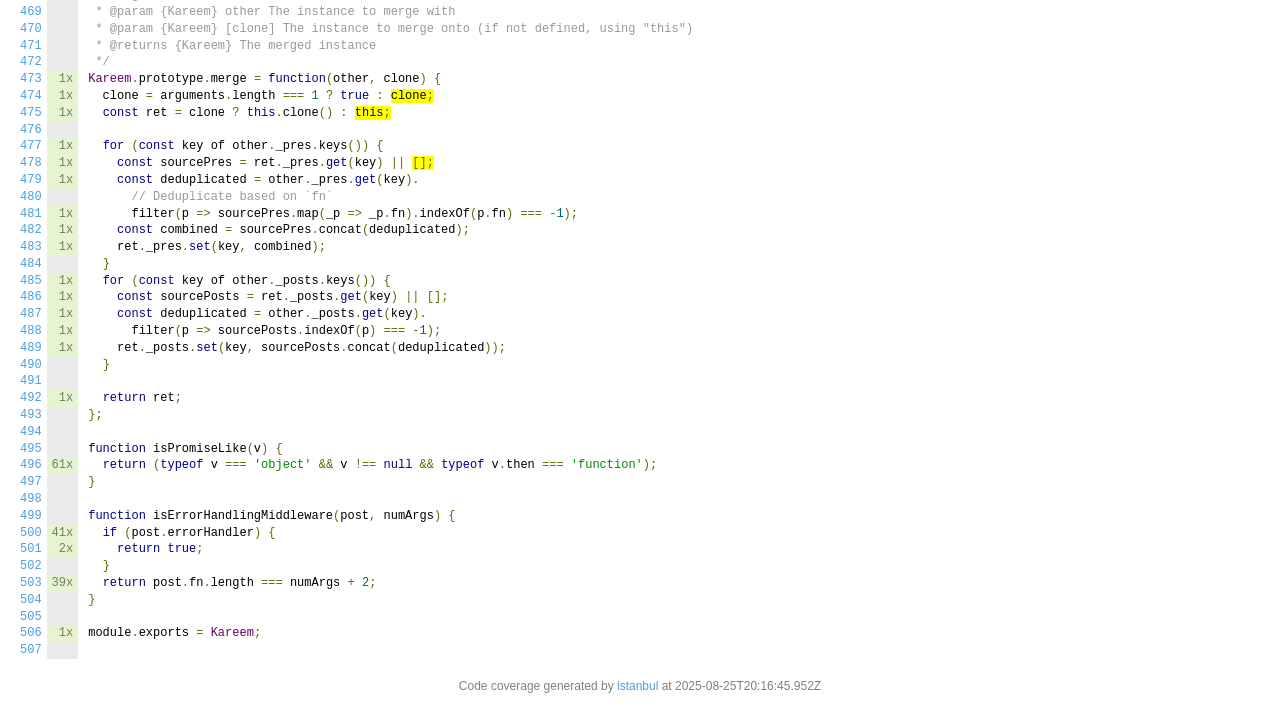
<file: node_modules/kareem/coverage/lcov-report/index.js.html>
<!doctype html>
<html lang="en">

<head>
    <title>Code coverage report for index.js</title>
    <meta charset="utf-8" />
    <link rel="stylesheet" href="prettify.css" />
    <link rel="stylesheet" href="base.css" />
    <link rel="shortcut icon" type="image/x-icon" href="favicon.png" />
    <meta name="viewport" content="width=device-width, initial-scale=1" />
    <style type='text/css'>
        .coverage-summary .sorter {
            background-image: url(sort-arrow-sprite.png);
        }
    </style>
</head>
    
<body>
<div class='wrapper'>
    <div class='pad1'>
        <h1><a href="index.html">All files</a> index.js</h1>
        <div class='clearfix'>
            
            <div class='fl pad1y space-right2'>
                <span class="strong">96.66% </span>
                <span class="quiet">Statements</span>
                <span class='fraction'>232/240</span>
            </div>
        
            
            <div class='fl pad1y space-right2'>
                <span class="strong">90.08% </span>
                <span class="quiet">Branches</span>
                <span class='fraction'>109/121</span>
            </div>
        
            
            <div class='fl pad1y space-right2'>
                <span class="strong">100% </span>
                <span class="quiet">Functions</span>
                <span class='fraction'>30/30</span>
            </div>
        
            
            <div class='fl pad1y space-right2'>
                <span class="strong">96.56% </span>
                <span class="quiet">Lines</span>
                <span class='fraction'>225/233</span>
            </div>
        
            
        </div>
        <p class="quiet">
            Press <em>n</em> or <em>j</em> to go to the next uncovered block, <em>b</em>, <em>p</em> or <em>k</em> for the previous block.
        </p>
        <template id="filterTemplate">
            <div class="quiet">
                Filter:
                <input type="search" id="fileSearch">
            </div>
        </template>
    </div>
    <div class='status-line high'></div>
    <pre><table class="coverage">
<tr><td class="line-count quiet"><a name='L1'></a><a href='#L1'>1</a>
<a name='L2'></a><a href='#L2'>2</a>
<a name='L3'></a><a href='#L3'>3</a>
<a name='L4'></a><a href='#L4'>4</a>
<a name='L5'></a><a href='#L5'>5</a>
<a name='L6'></a><a href='#L6'>6</a>
<a name='L7'></a><a href='#L7'>7</a>
<a name='L8'></a><a href='#L8'>8</a>
<a name='L9'></a><a href='#L9'>9</a>
<a name='L10'></a><a href='#L10'>10</a>
<a name='L11'></a><a href='#L11'>11</a>
<a name='L12'></a><a href='#L12'>12</a>
<a name='L13'></a><a href='#L13'>13</a>
<a name='L14'></a><a href='#L14'>14</a>
<a name='L15'></a><a href='#L15'>15</a>
<a name='L16'></a><a href='#L16'>16</a>
<a name='L17'></a><a href='#L17'>17</a>
<a name='L18'></a><a href='#L18'>18</a>
<a name='L19'></a><a href='#L19'>19</a>
<a name='L20'></a><a href='#L20'>20</a>
<a name='L21'></a><a href='#L21'>21</a>
<a name='L22'></a><a href='#L22'>22</a>
<a name='L23'></a><a href='#L23'>23</a>
<a name='L24'></a><a href='#L24'>24</a>
<a name='L25'></a><a href='#L25'>25</a>
<a name='L26'></a><a href='#L26'>26</a>
<a name='L27'></a><a href='#L27'>27</a>
<a name='L28'></a><a href='#L28'>28</a>
<a name='L29'></a><a href='#L29'>29</a>
<a name='L30'></a><a href='#L30'>30</a>
<a name='L31'></a><a href='#L31'>31</a>
<a name='L32'></a><a href='#L32'>32</a>
<a name='L33'></a><a href='#L33'>33</a>
<a name='L34'></a><a href='#L34'>34</a>
<a name='L35'></a><a href='#L35'>35</a>
<a name='L36'></a><a href='#L36'>36</a>
<a name='L37'></a><a href='#L37'>37</a>
<a name='L38'></a><a href='#L38'>38</a>
<a name='L39'></a><a href='#L39'>39</a>
<a name='L40'></a><a href='#L40'>40</a>
<a name='L41'></a><a href='#L41'>41</a>
<a name='L42'></a><a href='#L42'>42</a>
<a name='L43'></a><a href='#L43'>43</a>
<a name='L44'></a><a href='#L44'>44</a>
<a name='L45'></a><a href='#L45'>45</a>
<a name='L46'></a><a href='#L46'>46</a>
<a name='L47'></a><a href='#L47'>47</a>
<a name='L48'></a><a href='#L48'>48</a>
<a name='L49'></a><a href='#L49'>49</a>
<a name='L50'></a><a href='#L50'>50</a>
<a name='L51'></a><a href='#L51'>51</a>
<a name='L52'></a><a href='#L52'>52</a>
<a name='L53'></a><a href='#L53'>53</a>
<a name='L54'></a><a href='#L54'>54</a>
<a name='L55'></a><a href='#L55'>55</a>
<a name='L56'></a><a href='#L56'>56</a>
<a name='L57'></a><a href='#L57'>57</a>
<a name='L58'></a><a href='#L58'>58</a>
<a name='L59'></a><a href='#L59'>59</a>
<a name='L60'></a><a href='#L60'>60</a>
<a name='L61'></a><a href='#L61'>61</a>
<a name='L62'></a><a href='#L62'>62</a>
<a name='L63'></a><a href='#L63'>63</a>
<a name='L64'></a><a href='#L64'>64</a>
<a name='L65'></a><a href='#L65'>65</a>
<a name='L66'></a><a href='#L66'>66</a>
<a name='L67'></a><a href='#L67'>67</a>
<a name='L68'></a><a href='#L68'>68</a>
<a name='L69'></a><a href='#L69'>69</a>
<a name='L70'></a><a href='#L70'>70</a>
<a name='L71'></a><a href='#L71'>71</a>
<a name='L72'></a><a href='#L72'>72</a>
<a name='L73'></a><a href='#L73'>73</a>
<a name='L74'></a><a href='#L74'>74</a>
<a name='L75'></a><a href='#L75'>75</a>
<a name='L76'></a><a href='#L76'>76</a>
<a name='L77'></a><a href='#L77'>77</a>
<a name='L78'></a><a href='#L78'>78</a>
<a name='L79'></a><a href='#L79'>79</a>
<a name='L80'></a><a href='#L80'>80</a>
<a name='L81'></a><a href='#L81'>81</a>
<a name='L82'></a><a href='#L82'>82</a>
<a name='L83'></a><a href='#L83'>83</a>
<a name='L84'></a><a href='#L84'>84</a>
<a name='L85'></a><a href='#L85'>85</a>
<a name='L86'></a><a href='#L86'>86</a>
<a name='L87'></a><a href='#L87'>87</a>
<a name='L88'></a><a href='#L88'>88</a>
<a name='L89'></a><a href='#L89'>89</a>
<a name='L90'></a><a href='#L90'>90</a>
<a name='L91'></a><a href='#L91'>91</a>
<a name='L92'></a><a href='#L92'>92</a>
<a name='L93'></a><a href='#L93'>93</a>
<a name='L94'></a><a href='#L94'>94</a>
<a name='L95'></a><a href='#L95'>95</a>
<a name='L96'></a><a href='#L96'>96</a>
<a name='L97'></a><a href='#L97'>97</a>
<a name='L98'></a><a href='#L98'>98</a>
<a name='L99'></a><a href='#L99'>99</a>
<a name='L100'></a><a href='#L100'>100</a>
<a name='L101'></a><a href='#L101'>101</a>
<a name='L102'></a><a href='#L102'>102</a>
<a name='L103'></a><a href='#L103'>103</a>
<a name='L104'></a><a href='#L104'>104</a>
<a name='L105'></a><a href='#L105'>105</a>
<a name='L106'></a><a href='#L106'>106</a>
<a name='L107'></a><a href='#L107'>107</a>
<a name='L108'></a><a href='#L108'>108</a>
<a name='L109'></a><a href='#L109'>109</a>
<a name='L110'></a><a href='#L110'>110</a>
<a name='L111'></a><a href='#L111'>111</a>
<a name='L112'></a><a href='#L112'>112</a>
<a name='L113'></a><a href='#L113'>113</a>
<a name='L114'></a><a href='#L114'>114</a>
<a name='L115'></a><a href='#L115'>115</a>
<a name='L116'></a><a href='#L116'>116</a>
<a name='L117'></a><a href='#L117'>117</a>
<a name='L118'></a><a href='#L118'>118</a>
<a name='L119'></a><a href='#L119'>119</a>
<a name='L120'></a><a href='#L120'>120</a>
<a name='L121'></a><a href='#L121'>121</a>
<a name='L122'></a><a href='#L122'>122</a>
<a name='L123'></a><a href='#L123'>123</a>
<a name='L124'></a><a href='#L124'>124</a>
<a name='L125'></a><a href='#L125'>125</a>
<a name='L126'></a><a href='#L126'>126</a>
<a name='L127'></a><a href='#L127'>127</a>
<a name='L128'></a><a href='#L128'>128</a>
<a name='L129'></a><a href='#L129'>129</a>
<a name='L130'></a><a href='#L130'>130</a>
<a name='L131'></a><a href='#L131'>131</a>
<a name='L132'></a><a href='#L132'>132</a>
<a name='L133'></a><a href='#L133'>133</a>
<a name='L134'></a><a href='#L134'>134</a>
<a name='L135'></a><a href='#L135'>135</a>
<a name='L136'></a><a href='#L136'>136</a>
<a name='L137'></a><a href='#L137'>137</a>
<a name='L138'></a><a href='#L138'>138</a>
<a name='L139'></a><a href='#L139'>139</a>
<a name='L140'></a><a href='#L140'>140</a>
<a name='L141'></a><a href='#L141'>141</a>
<a name='L142'></a><a href='#L142'>142</a>
<a name='L143'></a><a href='#L143'>143</a>
<a name='L144'></a><a href='#L144'>144</a>
<a name='L145'></a><a href='#L145'>145</a>
<a name='L146'></a><a href='#L146'>146</a>
<a name='L147'></a><a href='#L147'>147</a>
<a name='L148'></a><a href='#L148'>148</a>
<a name='L149'></a><a href='#L149'>149</a>
<a name='L150'></a><a href='#L150'>150</a>
<a name='L151'></a><a href='#L151'>151</a>
<a name='L152'></a><a href='#L152'>152</a>
<a name='L153'></a><a href='#L153'>153</a>
<a name='L154'></a><a href='#L154'>154</a>
<a name='L155'></a><a href='#L155'>155</a>
<a name='L156'></a><a href='#L156'>156</a>
<a name='L157'></a><a href='#L157'>157</a>
<a name='L158'></a><a href='#L158'>158</a>
<a name='L159'></a><a href='#L159'>159</a>
<a name='L160'></a><a href='#L160'>160</a>
<a name='L161'></a><a href='#L161'>161</a>
<a name='L162'></a><a href='#L162'>162</a>
<a name='L163'></a><a href='#L163'>163</a>
<a name='L164'></a><a href='#L164'>164</a>
<a name='L165'></a><a href='#L165'>165</a>
<a name='L166'></a><a href='#L166'>166</a>
<a name='L167'></a><a href='#L167'>167</a>
<a name='L168'></a><a href='#L168'>168</a>
<a name='L169'></a><a href='#L169'>169</a>
<a name='L170'></a><a href='#L170'>170</a>
<a name='L171'></a><a href='#L171'>171</a>
<a name='L172'></a><a href='#L172'>172</a>
<a name='L173'></a><a href='#L173'>173</a>
<a name='L174'></a><a href='#L174'>174</a>
<a name='L175'></a><a href='#L175'>175</a>
<a name='L176'></a><a href='#L176'>176</a>
<a name='L177'></a><a href='#L177'>177</a>
<a name='L178'></a><a href='#L178'>178</a>
<a name='L179'></a><a href='#L179'>179</a>
<a name='L180'></a><a href='#L180'>180</a>
<a name='L181'></a><a href='#L181'>181</a>
<a name='L182'></a><a href='#L182'>182</a>
<a name='L183'></a><a href='#L183'>183</a>
<a name='L184'></a><a href='#L184'>184</a>
<a name='L185'></a><a href='#L185'>185</a>
<a name='L186'></a><a href='#L186'>186</a>
<a name='L187'></a><a href='#L187'>187</a>
<a name='L188'></a><a href='#L188'>188</a>
<a name='L189'></a><a href='#L189'>189</a>
<a name='L190'></a><a href='#L190'>190</a>
<a name='L191'></a><a href='#L191'>191</a>
<a name='L192'></a><a href='#L192'>192</a>
<a name='L193'></a><a href='#L193'>193</a>
<a name='L194'></a><a href='#L194'>194</a>
<a name='L195'></a><a href='#L195'>195</a>
<a name='L196'></a><a href='#L196'>196</a>
<a name='L197'></a><a href='#L197'>197</a>
<a name='L198'></a><a href='#L198'>198</a>
<a name='L199'></a><a href='#L199'>199</a>
<a name='L200'></a><a href='#L200'>200</a>
<a name='L201'></a><a href='#L201'>201</a>
<a name='L202'></a><a href='#L202'>202</a>
<a name='L203'></a><a href='#L203'>203</a>
<a name='L204'></a><a href='#L204'>204</a>
<a name='L205'></a><a href='#L205'>205</a>
<a name='L206'></a><a href='#L206'>206</a>
<a name='L207'></a><a href='#L207'>207</a>
<a name='L208'></a><a href='#L208'>208</a>
<a name='L209'></a><a href='#L209'>209</a>
<a name='L210'></a><a href='#L210'>210</a>
<a name='L211'></a><a href='#L211'>211</a>
<a name='L212'></a><a href='#L212'>212</a>
<a name='L213'></a><a href='#L213'>213</a>
<a name='L214'></a><a href='#L214'>214</a>
<a name='L215'></a><a href='#L215'>215</a>
<a name='L216'></a><a href='#L216'>216</a>
<a name='L217'></a><a href='#L217'>217</a>
<a name='L218'></a><a href='#L218'>218</a>
<a name='L219'></a><a href='#L219'>219</a>
<a name='L220'></a><a href='#L220'>220</a>
<a name='L221'></a><a href='#L221'>221</a>
<a name='L222'></a><a href='#L222'>222</a>
<a name='L223'></a><a href='#L223'>223</a>
<a name='L224'></a><a href='#L224'>224</a>
<a name='L225'></a><a href='#L225'>225</a>
<a name='L226'></a><a href='#L226'>226</a>
<a name='L227'></a><a href='#L227'>227</a>
<a name='L228'></a><a href='#L228'>228</a>
<a name='L229'></a><a href='#L229'>229</a>
<a name='L230'></a><a href='#L230'>230</a>
<a name='L231'></a><a href='#L231'>231</a>
<a name='L232'></a><a href='#L232'>232</a>
<a name='L233'></a><a href='#L233'>233</a>
<a name='L234'></a><a href='#L234'>234</a>
<a name='L235'></a><a href='#L235'>235</a>
<a name='L236'></a><a href='#L236'>236</a>
<a name='L237'></a><a href='#L237'>237</a>
<a name='L238'></a><a href='#L238'>238</a>
<a name='L239'></a><a href='#L239'>239</a>
<a name='L240'></a><a href='#L240'>240</a>
<a name='L241'></a><a href='#L241'>241</a>
<a name='L242'></a><a href='#L242'>242</a>
<a name='L243'></a><a href='#L243'>243</a>
<a name='L244'></a><a href='#L244'>244</a>
<a name='L245'></a><a href='#L245'>245</a>
<a name='L246'></a><a href='#L246'>246</a>
<a name='L247'></a><a href='#L247'>247</a>
<a name='L248'></a><a href='#L248'>248</a>
<a name='L249'></a><a href='#L249'>249</a>
<a name='L250'></a><a href='#L250'>250</a>
<a name='L251'></a><a href='#L251'>251</a>
<a name='L252'></a><a href='#L252'>252</a>
<a name='L253'></a><a href='#L253'>253</a>
<a name='L254'></a><a href='#L254'>254</a>
<a name='L255'></a><a href='#L255'>255</a>
<a name='L256'></a><a href='#L256'>256</a>
<a name='L257'></a><a href='#L257'>257</a>
<a name='L258'></a><a href='#L258'>258</a>
<a name='L259'></a><a href='#L259'>259</a>
<a name='L260'></a><a href='#L260'>260</a>
<a name='L261'></a><a href='#L261'>261</a>
<a name='L262'></a><a href='#L262'>262</a>
<a name='L263'></a><a href='#L263'>263</a>
<a name='L264'></a><a href='#L264'>264</a>
<a name='L265'></a><a href='#L265'>265</a>
<a name='L266'></a><a href='#L266'>266</a>
<a name='L267'></a><a href='#L267'>267</a>
<a name='L268'></a><a href='#L268'>268</a>
<a name='L269'></a><a href='#L269'>269</a>
<a name='L270'></a><a href='#L270'>270</a>
<a name='L271'></a><a href='#L271'>271</a>
<a name='L272'></a><a href='#L272'>272</a>
<a name='L273'></a><a href='#L273'>273</a>
<a name='L274'></a><a href='#L274'>274</a>
<a name='L275'></a><a href='#L275'>275</a>
<a name='L276'></a><a href='#L276'>276</a>
<a name='L277'></a><a href='#L277'>277</a>
<a name='L278'></a><a href='#L278'>278</a>
<a name='L279'></a><a href='#L279'>279</a>
<a name='L280'></a><a href='#L280'>280</a>
<a name='L281'></a><a href='#L281'>281</a>
<a name='L282'></a><a href='#L282'>282</a>
<a name='L283'></a><a href='#L283'>283</a>
<a name='L284'></a><a href='#L284'>284</a>
<a name='L285'></a><a href='#L285'>285</a>
<a name='L286'></a><a href='#L286'>286</a>
<a name='L287'></a><a href='#L287'>287</a>
<a name='L288'></a><a href='#L288'>288</a>
<a name='L289'></a><a href='#L289'>289</a>
<a name='L290'></a><a href='#L290'>290</a>
<a name='L291'></a><a href='#L291'>291</a>
<a name='L292'></a><a href='#L292'>292</a>
<a name='L293'></a><a href='#L293'>293</a>
<a name='L294'></a><a href='#L294'>294</a>
<a name='L295'></a><a href='#L295'>295</a>
<a name='L296'></a><a href='#L296'>296</a>
<a name='L297'></a><a href='#L297'>297</a>
<a name='L298'></a><a href='#L298'>298</a>
<a name='L299'></a><a href='#L299'>299</a>
<a name='L300'></a><a href='#L300'>300</a>
<a name='L301'></a><a href='#L301'>301</a>
<a name='L302'></a><a href='#L302'>302</a>
<a name='L303'></a><a href='#L303'>303</a>
<a name='L304'></a><a href='#L304'>304</a>
<a name='L305'></a><a href='#L305'>305</a>
<a name='L306'></a><a href='#L306'>306</a>
<a name='L307'></a><a href='#L307'>307</a>
<a name='L308'></a><a href='#L308'>308</a>
<a name='L309'></a><a href='#L309'>309</a>
<a name='L310'></a><a href='#L310'>310</a>
<a name='L311'></a><a href='#L311'>311</a>
<a name='L312'></a><a href='#L312'>312</a>
<a name='L313'></a><a href='#L313'>313</a>
<a name='L314'></a><a href='#L314'>314</a>
<a name='L315'></a><a href='#L315'>315</a>
<a name='L316'></a><a href='#L316'>316</a>
<a name='L317'></a><a href='#L317'>317</a>
<a name='L318'></a><a href='#L318'>318</a>
<a name='L319'></a><a href='#L319'>319</a>
<a name='L320'></a><a href='#L320'>320</a>
<a name='L321'></a><a href='#L321'>321</a>
<a name='L322'></a><a href='#L322'>322</a>
<a name='L323'></a><a href='#L323'>323</a>
<a name='L324'></a><a href='#L324'>324</a>
<a name='L325'></a><a href='#L325'>325</a>
<a name='L326'></a><a href='#L326'>326</a>
<a name='L327'></a><a href='#L327'>327</a>
<a name='L328'></a><a href='#L328'>328</a>
<a name='L329'></a><a href='#L329'>329</a>
<a name='L330'></a><a href='#L330'>330</a>
<a name='L331'></a><a href='#L331'>331</a>
<a name='L332'></a><a href='#L332'>332</a>
<a name='L333'></a><a href='#L333'>333</a>
<a name='L334'></a><a href='#L334'>334</a>
<a name='L335'></a><a href='#L335'>335</a>
<a name='L336'></a><a href='#L336'>336</a>
<a name='L337'></a><a href='#L337'>337</a>
<a name='L338'></a><a href='#L338'>338</a>
<a name='L339'></a><a href='#L339'>339</a>
<a name='L340'></a><a href='#L340'>340</a>
<a name='L341'></a><a href='#L341'>341</a>
<a name='L342'></a><a href='#L342'>342</a>
<a name='L343'></a><a href='#L343'>343</a>
<a name='L344'></a><a href='#L344'>344</a>
<a name='L345'></a><a href='#L345'>345</a>
<a name='L346'></a><a href='#L346'>346</a>
<a name='L347'></a><a href='#L347'>347</a>
<a name='L348'></a><a href='#L348'>348</a>
<a name='L349'></a><a href='#L349'>349</a>
<a name='L350'></a><a href='#L350'>350</a>
<a name='L351'></a><a href='#L351'>351</a>
<a name='L352'></a><a href='#L352'>352</a>
<a name='L353'></a><a href='#L353'>353</a>
<a name='L354'></a><a href='#L354'>354</a>
<a name='L355'></a><a href='#L355'>355</a>
<a name='L356'></a><a href='#L356'>356</a>
<a name='L357'></a><a href='#L357'>357</a>
<a name='L358'></a><a href='#L358'>358</a>
<a name='L359'></a><a href='#L359'>359</a>
<a name='L360'></a><a href='#L360'>360</a>
<a name='L361'></a><a href='#L361'>361</a>
<a name='L362'></a><a href='#L362'>362</a>
<a name='L363'></a><a href='#L363'>363</a>
<a name='L364'></a><a href='#L364'>364</a>
<a name='L365'></a><a href='#L365'>365</a>
<a name='L366'></a><a href='#L366'>366</a>
<a name='L367'></a><a href='#L367'>367</a>
<a name='L368'></a><a href='#L368'>368</a>
<a name='L369'></a><a href='#L369'>369</a>
<a name='L370'></a><a href='#L370'>370</a>
<a name='L371'></a><a href='#L371'>371</a>
<a name='L372'></a><a href='#L372'>372</a>
<a name='L373'></a><a href='#L373'>373</a>
<a name='L374'></a><a href='#L374'>374</a>
<a name='L375'></a><a href='#L375'>375</a>
<a name='L376'></a><a href='#L376'>376</a>
<a name='L377'></a><a href='#L377'>377</a>
<a name='L378'></a><a href='#L378'>378</a>
<a name='L379'></a><a href='#L379'>379</a>
<a name='L380'></a><a href='#L380'>380</a>
<a name='L381'></a><a href='#L381'>381</a>
<a name='L382'></a><a href='#L382'>382</a>
<a name='L383'></a><a href='#L383'>383</a>
<a name='L384'></a><a href='#L384'>384</a>
<a name='L385'></a><a href='#L385'>385</a>
<a name='L386'></a><a href='#L386'>386</a>
<a name='L387'></a><a href='#L387'>387</a>
<a name='L388'></a><a href='#L388'>388</a>
<a name='L389'></a><a href='#L389'>389</a>
<a name='L390'></a><a href='#L390'>390</a>
<a name='L391'></a><a href='#L391'>391</a>
<a name='L392'></a><a href='#L392'>392</a>
<a name='L393'></a><a href='#L393'>393</a>
<a name='L394'></a><a href='#L394'>394</a>
<a name='L395'></a><a href='#L395'>395</a>
<a name='L396'></a><a href='#L396'>396</a>
<a name='L397'></a><a href='#L397'>397</a>
<a name='L398'></a><a href='#L398'>398</a>
<a name='L399'></a><a href='#L399'>399</a>
<a name='L400'></a><a href='#L400'>400</a>
<a name='L401'></a><a href='#L401'>401</a>
<a name='L402'></a><a href='#L402'>402</a>
<a name='L403'></a><a href='#L403'>403</a>
<a name='L404'></a><a href='#L404'>404</a>
<a name='L405'></a><a href='#L405'>405</a>
<a name='L406'></a><a href='#L406'>406</a>
<a name='L407'></a><a href='#L407'>407</a>
<a name='L408'></a><a href='#L408'>408</a>
<a name='L409'></a><a href='#L409'>409</a>
<a name='L410'></a><a href='#L410'>410</a>
<a name='L411'></a><a href='#L411'>411</a>
<a name='L412'></a><a href='#L412'>412</a>
<a name='L413'></a><a href='#L413'>413</a>
<a name='L414'></a><a href='#L414'>414</a>
<a name='L415'></a><a href='#L415'>415</a>
<a name='L416'></a><a href='#L416'>416</a>
<a name='L417'></a><a href='#L417'>417</a>
<a name='L418'></a><a href='#L418'>418</a>
<a name='L419'></a><a href='#L419'>419</a>
<a name='L420'></a><a href='#L420'>420</a>
<a name='L421'></a><a href='#L421'>421</a>
<a name='L422'></a><a href='#L422'>422</a>
<a name='L423'></a><a href='#L423'>423</a>
<a name='L424'></a><a href='#L424'>424</a>
<a name='L425'></a><a href='#L425'>425</a>
<a name='L426'></a><a href='#L426'>426</a>
<a name='L427'></a><a href='#L427'>427</a>
<a name='L428'></a><a href='#L428'>428</a>
<a name='L429'></a><a href='#L429'>429</a>
<a name='L430'></a><a href='#L430'>430</a>
<a name='L431'></a><a href='#L431'>431</a>
<a name='L432'></a><a href='#L432'>432</a>
<a name='L433'></a><a href='#L433'>433</a>
<a name='L434'></a><a href='#L434'>434</a>
<a name='L435'></a><a href='#L435'>435</a>
<a name='L436'></a><a href='#L436'>436</a>
<a name='L437'></a><a href='#L437'>437</a>
<a name='L438'></a><a href='#L438'>438</a>
<a name='L439'></a><a href='#L439'>439</a>
<a name='L440'></a><a href='#L440'>440</a>
<a name='L441'></a><a href='#L441'>441</a>
<a name='L442'></a><a href='#L442'>442</a>
<a name='L443'></a><a href='#L443'>443</a>
<a name='L444'></a><a href='#L444'>444</a>
<a name='L445'></a><a href='#L445'>445</a>
<a name='L446'></a><a href='#L446'>446</a>
<a name='L447'></a><a href='#L447'>447</a>
<a name='L448'></a><a href='#L448'>448</a>
<a name='L449'></a><a href='#L449'>449</a>
<a name='L450'></a><a href='#L450'>450</a>
<a name='L451'></a><a href='#L451'>451</a>
<a name='L452'></a><a href='#L452'>452</a>
<a name='L453'></a><a href='#L453'>453</a>
<a name='L454'></a><a href='#L454'>454</a>
<a name='L455'></a><a href='#L455'>455</a>
<a name='L456'></a><a href='#L456'>456</a>
<a name='L457'></a><a href='#L457'>457</a>
<a name='L458'></a><a href='#L458'>458</a>
<a name='L459'></a><a href='#L459'>459</a>
<a name='L460'></a><a href='#L460'>460</a>
<a name='L461'></a><a href='#L461'>461</a>
<a name='L462'></a><a href='#L462'>462</a>
<a name='L463'></a><a href='#L463'>463</a>
<a name='L464'></a><a href='#L464'>464</a>
<a name='L465'></a><a href='#L465'>465</a>
<a name='L466'></a><a href='#L466'>466</a>
<a name='L467'></a><a href='#L467'>467</a>
<a name='L468'></a><a href='#L468'>468</a>
<a name='L469'></a><a href='#L469'>469</a>
<a name='L470'></a><a href='#L470'>470</a>
<a name='L471'></a><a href='#L471'>471</a>
<a name='L472'></a><a href='#L472'>472</a>
<a name='L473'></a><a href='#L473'>473</a>
<a name='L474'></a><a href='#L474'>474</a>
<a name='L475'></a><a href='#L475'>475</a>
<a name='L476'></a><a href='#L476'>476</a>
<a name='L477'></a><a href='#L477'>477</a>
<a name='L478'></a><a href='#L478'>478</a>
<a name='L479'></a><a href='#L479'>479</a>
<a name='L480'></a><a href='#L480'>480</a>
<a name='L481'></a><a href='#L481'>481</a>
<a name='L482'></a><a href='#L482'>482</a>
<a name='L483'></a><a href='#L483'>483</a>
<a name='L484'></a><a href='#L484'>484</a>
<a name='L485'></a><a href='#L485'>485</a>
<a name='L486'></a><a href='#L486'>486</a>
<a name='L487'></a><a href='#L487'>487</a>
<a name='L488'></a><a href='#L488'>488</a>
<a name='L489'></a><a href='#L489'>489</a>
<a name='L490'></a><a href='#L490'>490</a>
<a name='L491'></a><a href='#L491'>491</a>
<a name='L492'></a><a href='#L492'>492</a>
<a name='L493'></a><a href='#L493'>493</a>
<a name='L494'></a><a href='#L494'>494</a>
<a name='L495'></a><a href='#L495'>495</a>
<a name='L496'></a><a href='#L496'>496</a>
<a name='L497'></a><a href='#L497'>497</a>
<a name='L498'></a><a href='#L498'>498</a>
<a name='L499'></a><a href='#L499'>499</a>
<a name='L500'></a><a href='#L500'>500</a>
<a name='L501'></a><a href='#L501'>501</a>
<a name='L502'></a><a href='#L502'>502</a>
<a name='L503'></a><a href='#L503'>503</a>
<a name='L504'></a><a href='#L504'>504</a>
<a name='L505'></a><a href='#L505'>505</a>
<a name='L506'></a><a href='#L506'>506</a>
<a name='L507'></a><a href='#L507'>507</a></td><td class="line-coverage quiet"><span class="cline-any cline-neutral">&nbsp;</span>
<span class="cline-any cline-neutral">&nbsp;</span>
<span class="cline-any cline-neutral">&nbsp;</span>
<span class="cline-any cline-neutral">&nbsp;</span>
<span class="cline-any cline-neutral">&nbsp;</span>
<span class="cline-any cline-neutral">&nbsp;</span>
<span class="cline-any cline-yes">62x</span>
<span class="cline-any cline-yes">62x</span>
<span class="cline-any cline-neutral">&nbsp;</span>
<span class="cline-any cline-neutral">&nbsp;</span>
<span class="cline-any cline-yes">1x</span>
<span class="cline-any cline-yes">6x</span>
<span class="cline-any cline-yes">3x</span>
<span class="cline-any cline-neutral">&nbsp;</span>
<span class="cline-any cline-neutral">&nbsp;</span>
<span class="cline-any cline-yes">3x</span>
<span class="cline-any cline-neutral">&nbsp;</span>
<span class="cline-any cline-neutral">&nbsp;</span>
<span class="cline-any cline-yes">1x</span>
<span class="cline-any cline-yes">12x</span>
<span class="cline-any cline-yes">6x</span>
<span class="cline-any cline-neutral">&nbsp;</span>
<span class="cline-any cline-neutral">&nbsp;</span>
<span class="cline-any cline-yes">6x</span>
<span class="cline-any cline-neutral">&nbsp;</span>
<span class="cline-any cline-neutral">&nbsp;</span>
<span class="cline-any cline-neutral">&nbsp;</span>
<span class="cline-any cline-neutral">&nbsp;</span>
<span class="cline-any cline-neutral">&nbsp;</span>
<span class="cline-any cline-neutral">&nbsp;</span>
<span class="cline-any cline-neutral">&nbsp;</span>
<span class="cline-any cline-neutral">&nbsp;</span>
<span class="cline-any cline-neutral">&nbsp;</span>
<span class="cline-any cline-yes">1x</span>
<span class="cline-any cline-yes">27x</span>
<span class="cline-any cline-yes">27x</span>
<span class="cline-any cline-yes">27x</span>
<span class="cline-any cline-yes">27x</span>
<span class="cline-any cline-neutral">&nbsp;</span>
<span class="cline-any cline-yes">27x</span>
<span class="cline-any cline-yes">3x</span>
<span class="cline-any cline-neutral">&nbsp;</span>
<span class="cline-any cline-neutral">&nbsp;</span>
<span class="cline-any cline-yes">24x</span>
<span class="cline-any cline-yes">24x</span>
<span class="cline-any cline-yes">33x</span>
<span class="cline-any cline-yes">27x</span>
<span class="cline-any cline-yes">27x</span>
<span class="cline-any cline-yes">27x</span>
<span class="cline-any cline-yes">27x</span>
<span class="cline-any cline-yes">27x</span>
<span class="cline-any cline-neutral">&nbsp;</span>
<span class="cline-any cline-yes">27x</span>
<span class="cline-any cline-yes">27x</span>
<span class="cline-any cline-yes">27x</span>
<span class="cline-any cline-yes">19x</span>
<span class="cline-any cline-no">&nbsp;</span>
<span class="cline-any cline-neutral">&nbsp;</span>
<span class="cline-any cline-yes">19x</span>
<span class="cline-any cline-neutral">&nbsp;</span>
<span class="cline-any cline-neutral">&nbsp;</span>
<span class="cline-any cline-yes">27x</span>
<span class="cline-any cline-yes">27x</span>
<span class="cline-any cline-yes">27x</span>
<span class="cline-any cline-no">&nbsp;</span>
<span class="cline-any cline-neutral">&nbsp;</span>
<span class="cline-any cline-yes">27x</span>
<span class="cline-any cline-neutral">&nbsp;</span>
<span class="cline-any cline-neutral">&nbsp;</span>
<span class="cline-any cline-yes">9x</span>
<span class="cline-any cline-yes">3x</span>
<span class="cline-any cline-yes">3x</span>
<span class="cline-any cline-neutral">&nbsp;</span>
<span class="cline-any cline-yes">6x</span>
<span class="cline-any cline-neutral">&nbsp;</span>
<span class="cline-any cline-neutral">&nbsp;</span>
<span class="cline-any cline-yes">6x</span>
<span class="cline-any cline-yes">6x</span>
<span class="cline-any cline-neutral">&nbsp;</span>
<span class="cline-any cline-yes">2x</span>
<span class="cline-any cline-no">&nbsp;</span>
<span class="cline-any cline-no">&nbsp;</span>
<span class="cline-any cline-neutral">&nbsp;</span>
<span class="cline-any cline-yes">2x</span>
<span class="cline-any cline-neutral">&nbsp;</span>
<span class="cline-any cline-neutral">&nbsp;</span>
<span class="cline-any cline-neutral">&nbsp;</span>
<span class="cline-any cline-neutral">&nbsp;</span>
<span class="cline-any cline-yes">16x</span>
<span class="cline-any cline-neutral">&nbsp;</span>
<span class="cline-any cline-yes">16x</span>
<span class="cline-any cline-yes">3x</span>
<span class="cline-any cline-neutral">&nbsp;</span>
<span class="cline-any cline-neutral">&nbsp;</span>
<span class="cline-any cline-neutral">&nbsp;</span>
<span class="cline-any cline-neutral">&nbsp;</span>
<span class="cline-any cline-neutral">&nbsp;</span>
<span class="cline-any cline-neutral">&nbsp;</span>
<span class="cline-any cline-neutral">&nbsp;</span>
<span class="cline-any cline-neutral">&nbsp;</span>
<span class="cline-any cline-neutral">&nbsp;</span>
<span class="cline-any cline-neutral">&nbsp;</span>
<span class="cline-any cline-yes">1x</span>
<span class="cline-any cline-yes">4x</span>
<span class="cline-any cline-yes">4x</span>
<span class="cline-any cline-neutral">&nbsp;</span>
<span class="cline-any cline-yes">4x</span>
<span class="cline-any cline-yes">4x</span>
<span class="cline-any cline-neutral">&nbsp;</span>
<span class="cline-any cline-neutral">&nbsp;</span>
<span class="cline-any cline-neutral">&nbsp;</span>
<span class="cline-any cline-neutral">&nbsp;</span>
<span class="cline-any cline-neutral">&nbsp;</span>
<span class="cline-any cline-neutral">&nbsp;</span>
<span class="cline-any cline-neutral">&nbsp;</span>
<span class="cline-any cline-neutral">&nbsp;</span>
<span class="cline-any cline-neutral">&nbsp;</span>
<span class="cline-any cline-neutral">&nbsp;</span>
<span class="cline-any cline-neutral">&nbsp;</span>
<span class="cline-any cline-yes">1x</span>
<span class="cline-any cline-yes">27x</span>
<span class="cline-any cline-yes">27x</span>
<span class="cline-any cline-neutral">&nbsp;</span>
<span class="cline-any cline-yes">27x</span>
<span class="cline-any cline-yes">27x</span>
<span class="cline-any cline-yes">6x</span>
<span class="cline-any cline-neutral">&nbsp;</span>
<span class="cline-any cline-neutral">&nbsp;</span>
<span class="cline-any cline-yes">27x</span>
<span class="cline-any cline-yes">1x</span>
<span class="cline-any cline-no">&nbsp;</span>
<span class="cline-any cline-neutral">&nbsp;</span>
<span class="cline-any cline-yes">1x</span>
<span class="cline-any cline-neutral">&nbsp;</span>
<span class="cline-any cline-neutral">&nbsp;</span>
<span class="cline-any cline-yes">26x</span>
<span class="cline-any cline-yes">41x</span>
<span class="cline-any cline-yes">41x</span>
<span class="cline-any cline-yes">41x</span>
<span class="cline-any cline-yes">41x</span>
<span class="cline-any cline-yes">41x</span>
<span class="cline-any cline-yes">40x</span>
<span class="cline-any cline-yes">40x</span>
<span class="cline-any cline-yes">40x</span>
<span class="cline-any cline-neutral">&nbsp;</span>
<span class="cline-any cline-neutral">&nbsp;</span>
<span class="cline-any cline-neutral">&nbsp;</span>
<span class="cline-any cline-yes">41x</span>
<span class="cline-any cline-yes">1x</span>
<span class="cline-any cline-yes">1x</span>
<span class="cline-any cline-yes">1x</span>
<span class="cline-any cline-neutral">&nbsp;</span>
<span class="cline-any cline-neutral">&nbsp;</span>
<span class="cline-any cline-neutral">&nbsp;</span>
<span class="cline-any cline-neutral">&nbsp;</span>
<span class="cline-any cline-neutral">&nbsp;</span>
<span class="cline-any cline-yes">41x</span>
<span class="cline-any cline-yes">41x</span>
<span class="cline-any cline-yes">41x</span>
<span class="cline-any cline-neutral">&nbsp;</span>
<span class="cline-any cline-yes">41x</span>
<span class="cline-any cline-yes">24x</span>
<span class="cline-any cline-yes">12x</span>
<span class="cline-any cline-neutral">&nbsp;</span>
<span class="cline-any cline-yes">12x</span>
<span class="cline-any cline-neutral">&nbsp;</span>
<span class="cline-any cline-neutral">&nbsp;</span>
<span class="cline-any cline-neutral">&nbsp;</span>
<span class="cline-any cline-yes">41x</span>
<span class="cline-any cline-yes">14x</span>
<span class="cline-any cline-yes">8x</span>
<span class="cline-any cline-yes">8x</span>
<span class="cline-any cline-yes">8x</span>
<span class="cline-any cline-yes">1x</span>
<span class="cline-any cline-yes">7x</span>
<span class="cline-any cline-neutral">&nbsp;</span>
<span class="cline-any cline-yes">6x</span>
<span class="cline-any cline-neutral">&nbsp;</span>
<span class="cline-any cline-neutral">&nbsp;</span>
<span class="cline-any cline-yes">5x</span>
<span class="cline-any cline-no">&nbsp;</span>
<span class="cline-any cline-no">&nbsp;</span>
<span class="cline-any cline-neutral">&nbsp;</span>
<span class="cline-any cline-yes">5x</span>
<span class="cline-any cline-neutral">&nbsp;</span>
<span class="cline-any cline-neutral">&nbsp;</span>
<span class="cline-any cline-yes">6x</span>
<span class="cline-any cline-neutral">&nbsp;</span>
<span class="cline-any cline-neutral">&nbsp;</span>
<span class="cline-any cline-yes">27x</span>
<span class="cline-any cline-neutral">&nbsp;</span>
<span class="cline-any cline-yes">1x</span>
<span class="cline-any cline-neutral">&nbsp;</span>
<span class="cline-any cline-yes">26x</span>
<span class="cline-any cline-yes">26x</span>
<span class="cline-any cline-yes">26x</span>
<span class="cline-any cline-yes">26x</span>
<span class="cline-any cline-yes">3x</span>
<span class="cline-any cline-yes">23x</span>
<span class="cline-any cline-neutral">&nbsp;</span>
<span class="cline-any cline-yes">18x</span>
<span class="cline-any cline-neutral">&nbsp;</span>
<span class="cline-any cline-neutral">&nbsp;</span>
<span class="cline-any cline-yes">7x</span>
<span class="cline-any cline-yes">2x</span>
<span class="cline-any cline-yes">2x</span>
<span class="cline-any cline-neutral">&nbsp;</span>
<span class="cline-any cline-yes">5x</span>
<span class="cline-any cline-yes">5x</span>
<span class="cline-any cline-neutral">&nbsp;</span>
<span class="cline-any cline-neutral">&nbsp;</span>
<span class="cline-any cline-yes">19x</span>
<span class="cline-any cline-yes">2x</span>
<span class="cline-any cline-yes">2x</span>
<span class="cline-any cline-neutral">&nbsp;</span>
<span class="cline-any cline-neutral">&nbsp;</span>
<span class="cline-any cline-neutral">&nbsp;</span>
<span class="cline-any cline-neutral">&nbsp;</span>
<span class="cline-any cline-neutral">&nbsp;</span>
<span class="cline-any cline-yes">26x</span>
<span class="cline-any cline-yes">11x</span>
<span class="cline-any cline-neutral">&nbsp;</span>
<span class="cline-any cline-neutral">&nbsp;</span>
<span class="cline-any cline-yes">15x</span>
<span class="cline-any cline-neutral">&nbsp;</span>
<span class="cline-any cline-neutral">&nbsp;</span>
<span class="cline-any cline-neutral">&nbsp;</span>
<span class="cline-any cline-neutral">&nbsp;</span>
<span class="cline-any cline-neutral">&nbsp;</span>
<span class="cline-any cline-neutral">&nbsp;</span>
<span class="cline-any cline-neutral">&nbsp;</span>
<span class="cline-any cline-neutral">&nbsp;</span>
<span class="cline-any cline-neutral">&nbsp;</span>
<span class="cline-any cline-yes">1x</span>
<span class="cline-any cline-yes">5x</span>
<span class="cline-any cline-yes">5x</span>
<span class="cline-any cline-neutral">&nbsp;</span>
<span class="cline-any cline-yes">5x</span>
<span class="cline-any cline-yes">6x</span>
<span class="cline-any cline-yes">6x</span>
<span class="cline-any cline-yes">2x</span>
<span class="cline-any cline-neutral">&nbsp;</span>
<span class="cline-any cline-neutral">&nbsp;</span>
<span class="cline-any cline-neutral">&nbsp;</span>
<span class="cline-any cline-yes">5x</span>
<span class="cline-any cline-neutral">&nbsp;</span>
<span class="cline-any cline-neutral">&nbsp;</span>
<span class="cline-any cline-neutral">&nbsp;</span>
<span class="cline-any cline-neutral">&nbsp;</span>
<span class="cline-any cline-neutral">&nbsp;</span>
<span class="cline-any cline-neutral">&nbsp;</span>
<span class="cline-any cline-neutral">&nbsp;</span>
<span class="cline-any cline-neutral">&nbsp;</span>
<span class="cline-any cline-yes">1x</span>
<span class="cline-any cline-yes">2x</span>
<span class="cline-any cline-yes">2x</span>
<span class="cline-any cline-yes">2x</span>
<span class="cline-any cline-neutral">&nbsp;</span>
<span class="cline-any cline-yes">2x</span>
<span class="cline-any cline-neutral">&nbsp;</span>
<span class="cline-any cline-yes">2x</span>
<span class="cline-any cline-neutral">&nbsp;</span>
<span class="cline-any cline-yes">2x</span>
<span class="cline-any cline-neutral">&nbsp;</span>
<span class="cline-any cline-neutral">&nbsp;</span>
<span class="cline-any cline-neutral">&nbsp;</span>
<span class="cline-any cline-neutral">&nbsp;</span>
<span class="cline-any cline-neutral">&nbsp;</span>
<span class="cline-any cline-neutral">&nbsp;</span>
<span class="cline-any cline-neutral">&nbsp;</span>
<span class="cline-any cline-neutral">&nbsp;</span>
<span class="cline-any cline-neutral">&nbsp;</span>
<span class="cline-any cline-neutral">&nbsp;</span>
<span class="cline-any cline-neutral">&nbsp;</span>
<span class="cline-any cline-neutral">&nbsp;</span>
<span class="cline-any cline-yes">1x</span>
<span class="cline-any cline-neutral">&nbsp;</span>
<span class="cline-any cline-yes">17x</span>
<span class="cline-any cline-yes">17x</span>
<span class="cline-any cline-yes">17x</span>
<span class="cline-any cline-neutral">&nbsp;</span>
<span class="cline-any cline-yes">7x</span>
<span class="cline-any cline-yes">2x</span>
<span class="cline-any cline-yes">2x</span>
<span class="cline-any cline-neutral">&nbsp;</span>
<span class="cline-any cline-yes">5x</span>
<span class="cline-any cline-neutral">&nbsp;</span>
<span class="cline-any cline-neutral">&nbsp;</span>
<span class="cline-any cline-neutral">&nbsp;</span>
<span class="cline-any cline-yes">12x</span>
<span class="cline-any cline-yes">10x</span>
<span class="cline-any cline-neutral">&nbsp;</span>
<span class="cline-any cline-neutral">&nbsp;</span>
<span class="cline-any cline-yes">9x</span>
<span class="cline-any cline-neutral">&nbsp;</span>
<span class="cline-any cline-yes">7x</span>
<span class="cline-any cline-neutral">&nbsp;</span>
<span class="cline-any cline-neutral">&nbsp;</span>
<span class="cline-any cline-neutral">&nbsp;</span>
<span class="cline-any cline-neutral">&nbsp;</span>
<span class="cline-any cline-neutral">&nbsp;</span>
<span class="cline-any cline-neutral">&nbsp;</span>
<span class="cline-any cline-neutral">&nbsp;</span>
<span class="cline-any cline-yes">1x</span>
<span class="cline-any cline-yes">2x</span>
<span class="cline-any cline-neutral">&nbsp;</span>
<span class="cline-any cline-yes">2x</span>
<span class="cline-any cline-yes">2x</span>
<span class="cline-any cline-yes">4x</span>
<span class="cline-any cline-yes">6x</span>
<span class="cline-any cline-neutral">&nbsp;</span>
<span class="cline-any cline-neutral">&nbsp;</span>
<span class="cline-any cline-yes">4x</span>
<span class="cline-any cline-yes">1x</span>
<span class="cline-any cline-yes">1x</span>
<span class="cline-any cline-neutral">&nbsp;</span>
<span class="cline-any cline-neutral">&nbsp;</span>
<span class="cline-any cline-yes">3x</span>
<span class="cline-any cline-neutral">&nbsp;</span>
<span class="cline-any cline-neutral">&nbsp;</span>
<span class="cline-any cline-yes">2x</span>
<span class="cline-any cline-yes">2x</span>
<span class="cline-any cline-yes">4x</span>
<span class="cline-any cline-yes">6x</span>
<span class="cline-any cline-neutral">&nbsp;</span>
<span class="cline-any cline-neutral">&nbsp;</span>
<span class="cline-any cline-yes">4x</span>
<span class="cline-any cline-yes">1x</span>
<span class="cline-any cline-yes">1x</span>
<span class="cline-any cline-neutral">&nbsp;</span>
<span class="cline-any cline-neutral">&nbsp;</span>
<span class="cline-any cline-yes">3x</span>
<span class="cline-any cline-neutral">&nbsp;</span>
<span class="cline-any cline-neutral">&nbsp;</span>
<span class="cline-any cline-yes">2x</span>
<span class="cline-any cline-neutral">&nbsp;</span>
<span class="cline-any cline-neutral">&nbsp;</span>
<span class="cline-any cline-neutral">&nbsp;</span>
<span class="cline-any cline-neutral">&nbsp;</span>
<span class="cline-any cline-neutral">&nbsp;</span>
<span class="cline-any cline-neutral">&nbsp;</span>
<span class="cline-any cline-neutral">&nbsp;</span>
<span class="cline-any cline-yes">1x</span>
<span class="cline-any cline-yes">2x</span>
<span class="cline-any cline-neutral">&nbsp;</span>
<span class="cline-any cline-neutral">&nbsp;</span>
<span class="cline-any cline-neutral">&nbsp;</span>
<span class="cline-any cline-neutral">&nbsp;</span>
<span class="cline-any cline-neutral">&nbsp;</span>
<span class="cline-any cline-neutral">&nbsp;</span>
<span class="cline-any cline-neutral">&nbsp;</span>
<span class="cline-any cline-neutral">&nbsp;</span>
<span class="cline-any cline-neutral">&nbsp;</span>
<span class="cline-any cline-neutral">&nbsp;</span>
<span class="cline-any cline-yes">1x</span>
<span class="cline-any cline-yes">1x</span>
<span class="cline-any cline-yes">1x</span>
<span class="cline-any cline-neutral">&nbsp;</span>
<span class="cline-any cline-no">&nbsp;</span>
<span class="cline-any cline-neutral">&nbsp;</span>
<span class="cline-any cline-yes">1x</span>
<span class="cline-any cline-yes">1x</span>
<span class="cline-any cline-yes">1x</span>
<span class="cline-any cline-neutral">&nbsp;</span>
<span class="cline-any cline-neutral">&nbsp;</span>
<span class="cline-any cline-neutral">&nbsp;</span>
<span class="cline-any cline-neutral">&nbsp;</span>
<span class="cline-any cline-neutral">&nbsp;</span>
<span class="cline-any cline-neutral">&nbsp;</span>
<span class="cline-any cline-neutral">&nbsp;</span>
<span class="cline-any cline-neutral">&nbsp;</span>
<span class="cline-any cline-neutral">&nbsp;</span>
<span class="cline-any cline-neutral">&nbsp;</span>
<span class="cline-any cline-neutral">&nbsp;</span>
<span class="cline-any cline-neutral">&nbsp;</span>
<span class="cline-any cline-yes">1x</span>
<span class="cline-any cline-yes">51x</span>
<span class="cline-any cline-yes">43x</span>
<span class="cline-any cline-yes">43x</span>
<span class="cline-any cline-yes">8x</span>
<span class="cline-any cline-yes">1x</span>
<span class="cline-any cline-neutral">&nbsp;</span>
<span class="cline-any cline-neutral">&nbsp;</span>
<span class="cline-any cline-yes">51x</span>
<span class="cline-any cline-yes">51x</span>
<span class="cline-any cline-neutral">&nbsp;</span>
<span class="cline-any cline-yes">51x</span>
<span class="cline-any cline-yes">1x</span>
<span class="cline-any cline-neutral">&nbsp;</span>
<span class="cline-any cline-neutral">&nbsp;</span>
<span class="cline-any cline-yes">50x</span>
<span class="cline-any cline-yes">2x</span>
<span class="cline-any cline-neutral">&nbsp;</span>
<span class="cline-any cline-yes">48x</span>
<span class="cline-any cline-neutral">&nbsp;</span>
<span class="cline-any cline-neutral">&nbsp;</span>
<span class="cline-any cline-yes">50x</span>
<span class="cline-any cline-neutral">&nbsp;</span>
<span class="cline-any cline-neutral">&nbsp;</span>
<span class="cline-any cline-neutral">&nbsp;</span>
<span class="cline-any cline-neutral">&nbsp;</span>
<span class="cline-any cline-neutral">&nbsp;</span>
<span class="cline-any cline-neutral">&nbsp;</span>
<span class="cline-any cline-neutral">&nbsp;</span>
<span class="cline-any cline-neutral">&nbsp;</span>
<span class="cline-any cline-neutral">&nbsp;</span>
<span class="cline-any cline-neutral">&nbsp;</span>
<span class="cline-any cline-neutral">&nbsp;</span>
<span class="cline-any cline-yes">1x</span>
<span class="cline-any cline-yes">60x</span>
<span class="cline-any cline-neutral">&nbsp;</span>
<span class="cline-any cline-yes">60x</span>
<span class="cline-any cline-yes">52x</span>
<span class="cline-any cline-yes">52x</span>
<span class="cline-any cline-yes">52x</span>
<span class="cline-any cline-neutral">&nbsp;</span>
<span class="cline-any cline-neutral">&nbsp;</span>
<span class="cline-any cline-yes">60x</span>
<span class="cline-any cline-yes">1x</span>
<span class="cline-any cline-neutral">&nbsp;</span>
<span class="cline-any cline-neutral">&nbsp;</span>
<span class="cline-any cline-yes">59x</span>
<span class="cline-any cline-yes">2x</span>
<span class="cline-any cline-neutral">&nbsp;</span>
<span class="cline-any cline-yes">57x</span>
<span class="cline-any cline-neutral">&nbsp;</span>
<span class="cline-any cline-yes">59x</span>
<span class="cline-any cline-yes">59x</span>
<span class="cline-any cline-neutral">&nbsp;</span>
<span class="cline-any cline-neutral">&nbsp;</span>
<span class="cline-any cline-neutral">&nbsp;</span>
<span class="cline-any cline-neutral">&nbsp;</span>
<span class="cline-any cline-neutral">&nbsp;</span>
<span class="cline-any cline-neutral">&nbsp;</span>
<span class="cline-any cline-neutral">&nbsp;</span>
<span class="cline-any cline-neutral">&nbsp;</span>
<span class="cline-any cline-neutral">&nbsp;</span>
<span class="cline-any cline-neutral">&nbsp;</span>
<span class="cline-any cline-neutral">&nbsp;</span>
<span class="cline-any cline-yes">1x</span>
<span class="cline-any cline-yes">1x</span>
<span class="cline-any cline-yes">1x</span>
<span class="cline-any cline-yes">1x</span>
<span class="cline-any cline-yes">1x</span>
<span class="cline-any cline-neutral">&nbsp;</span>
<span class="cline-any cline-yes">1x</span>
<span class="cline-any cline-neutral">&nbsp;</span>
<span class="cline-any cline-neutral">&nbsp;</span>
<span class="cline-any cline-neutral">&nbsp;</span>
<span class="cline-any cline-neutral">&nbsp;</span>
<span class="cline-any cline-neutral">&nbsp;</span>
<span class="cline-any cline-neutral">&nbsp;</span>
<span class="cline-any cline-yes">1x</span>
<span class="cline-any cline-yes">4x</span>
<span class="cline-any cline-neutral">&nbsp;</span>
<span class="cline-any cline-yes">4x</span>
<span class="cline-any cline-yes">6x</span>
<span class="cline-any cline-yes">6x</span>
<span class="cline-any cline-neutral">&nbsp;</span>
<span class="cline-any cline-yes">4x</span>
<span class="cline-any cline-yes">5x</span>
<span class="cline-any cline-neutral">&nbsp;</span>
<span class="cline-any cline-neutral">&nbsp;</span>
<span class="cline-any cline-yes">4x</span>
<span class="cline-any cline-neutral">&nbsp;</span>
<span class="cline-any cline-neutral">&nbsp;</span>
<span class="cline-any cline-neutral">&nbsp;</span>
<span class="cline-any cline-neutral">&nbsp;</span>
<span class="cline-any cline-neutral">&nbsp;</span>
<span class="cline-any cline-neutral">&nbsp;</span>
<span class="cline-any cline-neutral">&nbsp;</span>
<span class="cline-any cline-neutral">&nbsp;</span>
<span class="cline-any cline-yes">1x</span>
<span class="cline-any cline-yes">1x</span>
<span class="cline-any cline-yes">1x</span>
<span class="cline-any cline-neutral">&nbsp;</span>
<span class="cline-any cline-yes">1x</span>
<span class="cline-any cline-yes">1x</span>
<span class="cline-any cline-yes">1x</span>
<span class="cline-any cline-neutral">&nbsp;</span>
<span class="cline-any cline-yes">1x</span>
<span class="cline-any cline-yes">1x</span>
<span class="cline-any cline-yes">1x</span>
<span class="cline-any cline-neutral">&nbsp;</span>
<span class="cline-any cline-yes">1x</span>
<span class="cline-any cline-yes">1x</span>
<span class="cline-any cline-yes">1x</span>
<span class="cline-any cline-yes">1x</span>
<span class="cline-any cline-yes">1x</span>
<span class="cline-any cline-neutral">&nbsp;</span>
<span class="cline-any cline-neutral">&nbsp;</span>
<span class="cline-any cline-yes">1x</span>
<span class="cline-any cline-neutral">&nbsp;</span>
<span class="cline-any cline-neutral">&nbsp;</span>
<span class="cline-any cline-neutral">&nbsp;</span>
<span class="cline-any cline-yes">61x</span>
<span class="cline-any cline-neutral">&nbsp;</span>
<span class="cline-any cline-neutral">&nbsp;</span>
<span class="cline-any cline-neutral">&nbsp;</span>
<span class="cline-any cline-yes">41x</span>
<span class="cline-any cline-yes">2x</span>
<span class="cline-any cline-neutral">&nbsp;</span>
<span class="cline-any cline-yes">39x</span>
<span class="cline-any cline-neutral">&nbsp;</span>
<span class="cline-any cline-neutral">&nbsp;</span>
<span class="cline-any cline-yes">1x</span>
<span class="cline-any cline-neutral">&nbsp;</span></td><td class="text"><pre class="prettyprint lang-js">'use strict';
&nbsp;
/**
 * Create a new instance
 */
function Kareem() {
  this._pres = new Map();
  this._posts = new Map();
}
&nbsp;
Kareem.skipWrappedFunction = function skipWrappedFunction() {
  if (!(this instanceof Kareem.skipWrappedFunction)) {
    return new Kareem.skipWrappedFunction(...arguments);
  }
&nbsp;
  this.args = [...arguments];
};
&nbsp;
Kareem.overwriteResult = function overwriteResult() {
  if (!(this instanceof Kareem.overwriteResult)) {
    return new Kareem.overwriteResult(...arguments);
  }
&nbsp;
  this.args = [...arguments];
};
&nbsp;
/**
 * Execute all "pre" hooks for "name"
 * @param {String} name The hook name to execute
 * @param {*} context Overwrite the "this" for the hook
 * @param {Array|Function} args arguments passed to the pre hooks
 * @returns {void}
 */
Kareem.prototype.execPre = async function execPre(name, context, args) {
  const pres = this._pres.get(name) || [];
  const numPres = pres.length;
  const $args = args;
  let skipWrappedFunction = null;
&nbsp;
  if (!numPres) {
    return;
  }
&nbsp;
  const asyncPrePromises = [];
  for (const pre of pres) {
    if (pre.fn.length &gt; 0) {
      let resolve = null;
      let reject = null;
      const cbPromise = new Promise((_resolve, _reject) =&gt; {
        resolve = _resolve;
        reject = _reject;
      });
      const args = [(err) =&gt; err ? reject(err) : resolve()];
      const _args = [null].concat($args);
      for (let i = 1; i &lt; _args.length; ++i) {
        <span class="missing-if-branch" title="if path not taken" >I</span>if (i === _args.length - 1 &amp;&amp; typeof _args[i] === 'function') {
<span class="cstat-no" title="statement not covered" >          continue; </span>// skip callbacks to avoid accidentally calling the callback from a hook
        }
        args.push(_args[i]);
      }
&nbsp;
      try {
        const maybePromiseLike = pre.fn.apply(context, args);
        <span class="missing-if-branch" title="if path not taken" >I</span>if (isPromiseLike(maybePromiseLike)) {
<span class="cstat-no" title="statement not covered" >          await maybePromiseLike;</span>
        } else {
          await cbPromise;
        }
      } catch (error) {
        if (error instanceof Kareem.skipWrappedFunction) {
          skipWrappedFunction = error;
          continue;
        }
        throw error;
      }
    } else {
      try {
        await pre.fn.call(context);
      } catch (error) {
        <span class="missing-if-branch" title="if path not taken" >I</span>if (error instanceof Kareem.skipWrappedFunction) {
<span class="cstat-no" title="statement not covered" >          skipWrappedFunction = error;</span>
<span class="cstat-no" title="statement not covered" >          continue;</span>
        }
        throw error;
      }
    }
  }
&nbsp;
  await Promise.all(asyncPrePromises);
&nbsp;
  if (skipWrappedFunction) {
    throw skipWrappedFunction;
  }
};
&nbsp;
/**
 * Execute all "pre" hooks for "name" synchronously
 * @param {String} name The hook name to execute
 * @param {*} context Overwrite the "this" for the hook
 * @param {Array} [args] Apply custom arguments to the hook
 * @returns {void}
 */
Kareem.prototype.execPreSync = function(name, context, args) {
  const pres = this._pres.get(name) || [];
  const numPres = pres.length;
&nbsp;
  for (let i = 0; i &lt; numPres; ++i) {
    pres[i].fn.apply(context, args || []);
  }
};
&nbsp;
/**
 * Execute all "post" hooks for "name"
 * @param {String} name The hook name to execute
 * @param {*} context Overwrite the "this" for the hook
 * @param {Array|Function} args Apply custom arguments to the hook
 * @param {*} options Optional options or directly the callback
 * @returns {void}
 */
Kareem.prototype.execPost = async function execPost(name, context, args, options) {
  const posts = this._posts.get(name) || [];
  const numPosts = posts.length;
&nbsp;
  let firstError = null;
  if (options &amp;&amp; options.error) {
    firstError = options.error;
  }
&nbsp;
  if (!numPosts) {
    <span class="missing-if-branch" title="if path not taken" >I</span>if (firstError != null) {
<span class="cstat-no" title="statement not covered" >      throw firstError;</span>
    }
    return args;
  }
&nbsp;
  for (const currentPost of posts) {
    const post = currentPost.fn;
    let numArgs = 0;
    const newArgs = [];
    const argLength = args.length;
    for (let i = 0; i &lt; argLength; ++i) {
      <span class="missing-if-branch" title="else path not taken" >E</span>if (!args[i] || !args[i]._kareemIgnore) {
        numArgs += 1;
        newArgs.push(args[i]);
      }
    }
    // If numCallbackParams set, fill in the rest with null to enforce consistent number of args
    if (options?.numCallbackParams != null) {
      numArgs = options.numCallbackParams;
      for (let i = newArgs.length; i &lt; numArgs; ++i) {
        newArgs.push(null);
      }
    }
&nbsp;
    let resolve;
    let reject;
    const cbPromise = new Promise((_resolve, _reject) =&gt; {
      resolve = _resolve;
      reject = _reject;
    });
    newArgs.push(function nextCallback(err) {
      if (err) {
        reject(err);
      } else {
        resolve();
      }
    });
&nbsp;
    if (firstError) {
      if (isErrorHandlingMiddleware(currentPost, numArgs)) {
        try {
          const res = post.apply(context, [firstError].concat(newArgs));
          if (isPromiseLike(res)) {
            await res;
          } else if (post.length === numArgs + 2) {
            // `numArgs + 2` because we added the error and the callback
            await cbPromise;
          }
        } catch (error) {
          <span class="missing-if-branch" title="if path not taken" >I</span>if (error instanceof Kareem.overwriteResult) {
<span class="cstat-no" title="statement not covered" >            args = error.args;</span>
<span class="cstat-no" title="statement not covered" >            continue;</span>
          }
          firstError = error;
        }
      } else {
        continue;
      }
    } else {
      if (isErrorHandlingMiddleware(currentPost, numArgs)) {
        // Skip error handlers if no error
        continue;
      } else {
        let res = null;
        try {
          res = post.apply(context, newArgs);
          if (isPromiseLike(res)) {
            res = await res;
          } else if (post.length === numArgs + 1) {
            // If post function takes a callback, wait for the post function to call the callback
            res = await cbPromise;
          }
        } catch (error) {
          if (error instanceof Kareem.overwriteResult) {
            args = error.args;
            continue;
          }
          firstError = error;
          continue;
        }
&nbsp;
        if (res instanceof Kareem.overwriteResult) {
          args = res.args;
          continue;
        }
      }
    }
  }
&nbsp;
  if (firstError != null) {
    throw firstError;
  }
&nbsp;
  return args;
};
&nbsp;
/**
 * Execute all "post" hooks for "name" synchronously
 * @param {String} name The hook name to execute
 * @param {*} context Overwrite the "this" for the hook
 * @param {Array|Function} args Apply custom arguments to the hook
 * @returns {Array} The used arguments
 */
Kareem.prototype.execPostSync = function(name, context, args) {
  const posts = this._posts.get(name) || [];
  const numPosts = posts.length;
&nbsp;
  for (let i = 0; i &lt; numPosts; ++i) {
    const res = posts[i].fn.apply(context, args || []);
    if (res instanceof Kareem.overwriteResult) {
      args = res.args;
    }
  }
&nbsp;
  return args;
};
&nbsp;
/**
 * Create a synchronous wrapper for "fn"
 * @param {String} name The name of the hook
 * @param {Function} fn The function to wrap
 * @returns {Function} The wrapped function
 */
Kareem.prototype.createWrapperSync = function(name, fn) {
  const _this = this;
  return function syncWrapper() {
    _this.execPreSync(name, this, arguments);
&nbsp;
    const toReturn = fn.apply(this, arguments);
&nbsp;
    const result = _this.execPostSync(name, this, [toReturn]);
&nbsp;
    return result[0];
  };
};
&nbsp;
/**
 * Executes pre hooks, followed by the wrapped function, followed by post hooks.
 * @param {String} name The name of the hook
 * @param {Function} fn The function for the hook
 * @param {*} context Overwrite the "this" for the hook
 * @param {Array} args Apply custom arguments to the hook
 * @param {Object} options Additional options for the hook
 * @returns {void}
 */
Kareem.prototype.wrap = async function wrap(name, fn, context, args, options) {
  let ret;
  let skipWrappedFunction = false;
  try {
    await this.execPre(name, context, args);
  } catch (error) {
    if (error instanceof Kareem.skipWrappedFunction) {
      ret = error.args;
      skipWrappedFunction = true;
    } else {
      await this.execPost(name, context, args, { ...options, error });
    }
  }
&nbsp;
  if (!skipWrappedFunction) {
    ret = await fn.apply(context, args);
  }
&nbsp;
  ret = await this.execPost(name, context, [ret], options);
&nbsp;
  return ret[0];
};
&nbsp;
/**
 * Filter current instance for something specific and return the filtered clone
 * @param {Function} fn The filter function
 * @returns {Kareem} The cloned and filtered instance
 */
Kareem.prototype.filter = function(fn) {
  const clone = this.clone();
&nbsp;
  const pres = Array.from(clone._pres.keys());
  for (const name of pres) {
    const hooks = this._pres.get(name).
      map(h =&gt; Object.assign({}, h, { name: name })).
      filter(fn);
&nbsp;
    if (hooks.length === 0) {
      clone._pres.delete(name);
      continue;
    }
&nbsp;
    clone._pres.set(name, hooks);
  }
&nbsp;
  const posts = Array.from(clone._posts.keys());
  for (const name of posts) {
    const hooks = this._posts.get(name).
      map(h =&gt; Object.assign({}, h, { name: name })).
      filter(fn);
&nbsp;
    if (hooks.length === 0) {
      clone._posts.delete(name);
      continue;
    }
&nbsp;
    clone._posts.set(name, hooks);
  }
&nbsp;
  return clone;
};
&nbsp;
/**
 * Check for a "name" to exist either in pre or post hooks
 * @param {String} name The name of the hook
 * @returns {Boolean} "true" if found, "false" otherwise
 */
Kareem.prototype.hasHooks = function(name) {
  return this._pres.has(name) || this._posts.has(name);
};
&nbsp;
/**
 * Create a Wrapper for "fn" on "name" and return the wrapped function
 * @param {String} name The name of the hook
 * @param {Function} fn The function to wrap
 * @param {*} context Overwrite the "this" for the hook
 * @param {Object} [options]
 * @returns {Function} The wrapped function
 */
Kareem.prototype.createWrapper = function(name, fn, context, options) {
  const _this = this;
  <span class="missing-if-branch" title="if path not taken" >I</span>if (!this.hasHooks(name)) {
    // Fast path: if there's no hooks for this function, just return the function
<span class="cstat-no" title="statement not covered" >    return fn;</span>
  }
  return function kareemWrappedFunction() {
    const _context = context || <span class="branch-1 cbranch-no" title="branch not covered" >this;</span>
    return _this.wrap(name, fn, _context, Array.from(arguments), options);
  };
};
&nbsp;
/**
 * Register a new hook for "pre"
 * @param {String} name The name of the hook
 * @param {Object} [options]
 * @param {Function} fn The function to register for "name"
 * @param {never} error Unused
 * @param {Boolean} [unshift] Wheter to "push" or to "unshift" the new hook
 * @returns {Kareem}
 */
Kareem.prototype.pre = function(name, options, fn, error, unshift) {
  if (typeof options === 'function') {
    fn = options;
    options = {};
  } else if (options == null) {
    options = {};
  }
&nbsp;
  const pres = this._pres.get(name) || [];
  this._pres.set(name, pres);
&nbsp;
  if (typeof fn !== 'function') {
    throw new Error('pre() requires a function, got "' + typeof fn + '"');
  }
&nbsp;
  if (unshift) {
    pres.unshift(Object.assign({}, options, { fn: fn }));
  } else {
    pres.push(Object.assign({}, options, { fn: fn }));
  }
&nbsp;
  return this;
};
&nbsp;
/**
 * Register a new hook for "post"
 * @param {String} name The name of the hook
 * @param {Object} [options]
 * @param {Boolean} [options.errorHandler] Whether this is an error handler
 * @param {Function} fn The function to register for "name"
 * @param {Boolean} [unshift] Wheter to "push" or to "unshift" the new hook
 * @returns {Kareem}
 */
Kareem.prototype.post = function(name, options, fn, unshift) {
  const posts = this._posts.get(name) || [];
&nbsp;
  if (typeof options === 'function') {
    unshift = !!fn;
    fn = options;
    options = {};
  }
&nbsp;
  if (typeof fn !== 'function') {
    throw new Error('post() requires a function, got "' + typeof fn + '"');
  }
&nbsp;
  if (unshift) {
    posts.unshift(Object.assign({}, options, { fn: fn }));
  } else {
    posts.push(Object.assign({}, options, { fn: fn }));
  }
  this._posts.set(name, posts);
  return this;
};
&nbsp;
/**
 * Register a new error handler for "name"
 * @param {String} name The name of the hook
 * @param {Object} [options]
 * @param {Function} fn The function to register for "name"
 * @param {Boolean} [unshift] Wheter to "push" or to "unshift" the new hook
 * @returns {Kareem}
 */
&nbsp;
Kareem.prototype.postError = function postError(name, options, fn, unshift) {
  <span class="missing-if-branch" title="else path not taken" >E</span>if (typeof options === 'function') {
    unshift = !!fn;
    fn = options;
    options = {};
  }
  return this.post(name, { ...options, errorHandler: true }, fn, unshift);
};
&nbsp;
/**
 * Clone the current instance
 * @returns {Kareem} The cloned instance
 */
Kareem.prototype.clone = function() {
  const n = new Kareem();
&nbsp;
  for (const key of this._pres.keys()) {
    const clone = this._pres.get(key).slice();
    n._pres.set(key, clone);
  }
  for (const key of this._posts.keys()) {
    n._posts.set(key, this._posts.get(key).slice());
  }
&nbsp;
  return n;
};
&nbsp;
/**
 * Merge "other" into self or "clone"
 * @param {Kareem} other The instance to merge with
 * @param {Kareem} [clone] The instance to merge onto (if not defined, using "this")
 * @returns {Kareem} The merged instance
 */
Kareem.prototype.merge = function(other, clone) {
  clone = arguments.length === 1 ? true : <span class="branch-1 cbranch-no" title="branch not covered" >clone;</span>
  const ret = clone ? this.clone() : <span class="branch-1 cbranch-no" title="branch not covered" >this;</span>
&nbsp;
  for (const key of other._pres.keys()) {
    const sourcePres = ret._pres.get(key) || <span class="branch-1 cbranch-no" title="branch not covered" >[];</span>
    const deduplicated = other._pres.get(key).
      // Deduplicate based on `fn`
      filter(p =&gt; sourcePres.map(_p =&gt; _p.fn).indexOf(p.fn) === -1);
    const combined = sourcePres.concat(deduplicated);
    ret._pres.set(key, combined);
  }
  for (const key of other._posts.keys()) {
    const sourcePosts = ret._posts.get(key) || [];
    const deduplicated = other._posts.get(key).
      filter(p =&gt; sourcePosts.indexOf(p) === -1);
    ret._posts.set(key, sourcePosts.concat(deduplicated));
  }
&nbsp;
  return ret;
};
&nbsp;
function isPromiseLike(v) {
  return (typeof v === 'object' &amp;&amp; v !== null &amp;&amp; typeof v.then === 'function');
}
&nbsp;
function isErrorHandlingMiddleware(post, numArgs) {
  if (post.errorHandler) {
    return true;
  }
  return post.fn.length === numArgs + 2;
}
&nbsp;
module.exports = Kareem;
&nbsp;</pre></td></tr></table></pre>

                <div class='push'></div><!-- for sticky footer -->
            </div><!-- /wrapper -->
            <div class='footer quiet pad2 space-top1 center small'>
                Code coverage generated by
                <a href="https://istanbul.js.org/" target="_blank" rel="noopener noreferrer">istanbul</a>
                at 2025-08-25T20:16:45.952Z
            </div>
        <script src="prettify.js"></script>
        <script>
            window.onload = function () {
                prettyPrint();
            };
        </script>
        <script src="sorter.js"></script>
        <script src="block-navigation.js"></script>
    </body>
</html>
</file>
<file: style.css>
* {
  margin: 0;
  padding: 0;
  box-sizing: border-box;
  font-family: Arial, sans-serif;
}

body {
  background: #f4f6f9;
}

.dashboard {
  display: flex;
  min-height: 100vh;
}

.sidebar {
  width: 220px;
  background: #111827;
  color: rgb(34, 165, 205);
  padding: 20px;
}

.sidebar h2 {
  margin-bottom: 20px;
}

.sidebar ul {
  list-style: none;
}

.sidebar li {
  padding: 10px;
  margin-bottom: 10px;
  cursor: pointer;
  border-radius: 5px;
}

.sidebar li:hover,
.sidebar .active {
  background: #1f2937;
}

.main {
  flex: 1;
  display: flex;
  flex-direction: column;
}

.navbar {
  background: white;
  padding: 15px 25px;
  box-shadow: 0 2px 5px rgba(0,0,0,0.1);
}

.content {
  padding: 25px;
}

.input-section {
  display: flex;
  gap: 10px;
  margin-bottom: 15px;
}

input {
  flex: 1;
  padding: 10px;
  border: 1px solid #ccc;
  border-radius: 5px;
}

button {
  padding: 8px 12px;
  border: none;
  background: #2563eb;
  color: white;
  border-radius: 5px;
  cursor: pointer;
}

button:hover {
  background: #1d4ed8;
}

.filters {
  margin-bottom: 15px;
  display: flex;
  gap: 10px;
}

ul {
  list-style: none;
}

li {
  background: white;
  padding: 10px;
  margin-bottom: 10px;
  display: flex;
  justify-content: space-between;
  border-radius: 5px;
  box-shadow: 0 2px 5px rgba(0,0,0,0.05);
}

.completed {
  text-decoration: line-through;
  opacity: 0.6;
}

.actions {
  display: flex;
  gap: 5px;
}

@media (max-width: 768px) {
  .sidebar {
    display: none;
  }

  .dashboard {
    flex-direction: column;
  }
}

  .task-info {
  margin-bottom: 10px;
  font-weight: bold;
}

.modal {
  display: none;
  position: fixed;
  inset: 0;
  background: rgba(0,0,0,0.5);
  justify-content: center;
  align-items: center;
}

.modal-content {
  background: white;
  padding: 20px;
  border-radius: 10px;
  width: 250px;
  display: flex;
  flex-direction: column;
  gap: 10px;
}

.dark body {
  background: #111827;
}

.dark .navbar,
.dark li,
.dark .modal-content {
  background: #1f2937;
  color: white;
}
</file>
<file: frontend/style.css>
*{
  margin:0;
  padding:0;
  box-sizing:border-box;
  font-family:Segoe UI, sans-serif;
}

body{
  background:#f5f7fb;
}

.layout{
  display:flex;
  min-height:100vh;
}

/* Sidebar */
.sidebar{
  width:220px;
  background:#1e293b;
  color:#fff;
  padding:20px;
}

.sidebar h2{
  margin-bottom:30px;
}

.sidebar ul{
  list-style:none;
}

.sidebar li{
  padding:12px;
  border-radius:6px;
  cursor:pointer;
  margin-bottom:10px;
}

.sidebar li:hover,
.sidebar .active{
  background:#3b82f6;
}

/* Main */
.main{
  flex:1;
  padding:40px;
}

h1{
  margin-bottom:20px;
}

/* Card */
.card{
  background:#fff;
  padding:25px;
  border-radius:10px;
  box-shadow:0 2px 8px rgba(0,0,0,0.08);
  max-width:500px;
}

/* Add Task */
.add-task{
  display:flex;
  gap:10px;
  margin-top:15px;
}

.add-task input{
  flex:1;
  padding:10px;
  border:1px solid #ccc;
  border-radius:6px;
}

button{
  padding:10px 15px;
  background:#3b82f6;
  color:#fff;
  border:none;
  border-radius:6px;
  cursor:pointer;
}

button:hover{
  background:#2563eb;
}

/* Filters */
.filters{
  margin-bottom:15px;
}

.filters button{
  margin-right:10px;
}

/* Task List */
.task-list{
  list-style:none;
}

.task-list li{
  background:#fff;
  padding:12px;
  border-radius:6px;
  margin-bottom:10px;
  display:flex;
  justify-content:space-between;
  align-items:center;
  box-shadow:0 1px 4px rgba(0,0,0,0.08);
}

.completed{
  text-decoration:line-through;
  color:gray;
}

/* ===== AUTH PAGES ===== */

.auth-body {
  margin: 0;
  font-family: Arial, Helvetica, sans-serif;
  background: linear-gradient(135deg, #4e73df, #1cc88a);
  height: 100vh;
  display: flex;
  justify-content: center;
  align-items: center;
}

.auth-container {
  width: 100%;
  display: flex;
  justify-content: center;
  align-items: center;
}

.auth-card {
  background: #ffffff;
  padding: 40px;
  width: 350px;
  border-radius: 12px;
  box-shadow: 0 10px 25px rgba(0,0,0,0.15);
  text-align: center;
}

.auth-card h2 {
  margin-bottom: 5px;
  color: #333;
}

.subtitle {
  color: #777;
  font-size: 14px;
  margin-bottom: 25px;
}

.auth-card input {
  width: 100%;
  padding: 12px;
  margin-bottom: 15px;
  border-radius: 6px;
  border: 1px solid #ddd;
  font-size: 14px;
  transition: border 0.3s;
}

.auth-card input:focus {
  border-color: #4e73df;
  outline: none;
}

.auth-card button {
  width: 100%;
  padding: 12px;
  background: #4e73df;
  border: none;
  color: white;
  font-size: 15px;
  border-radius: 6px;
  cursor: pointer;
  transition: background 0.3s, transform 0.1s;
}

.auth-card button:hover {
  background: #2e59d9;
  transform: translateY(-2px);
}

.switch {
  margin-top: 18px;
  font-size: 14px;
}

.switch a {
  color: #4e73df;
  text-decoration: none;
  font-weight: bold;
}

.switch a:hover {
  text-decoration: underline;
}
</file>
<file: node_modules/kareem/coverage/lcov-report/prettify.css>
.pln{color:#000}@media screen{.str{color:#080}.kwd{color:#008}.com{color:#800}.typ{color:#606}.lit{color:#066}.pun,.opn,.clo{color:#660}.tag{color:#008}.atn{color:#606}.atv{color:#080}.dec,.var{color:#606}.fun{color:red}}@media print,projection{.str{color:#060}.kwd{color:#006;font-weight:bold}.com{color:#600;font-style:italic}.typ{color:#404;font-weight:bold}.lit{color:#044}.pun,.opn,.clo{color:#440}.tag{color:#006;font-weight:bold}.atn{color:#404}.atv{color:#060}}pre.prettyprint{padding:2px;border:1px solid #888}ol.linenums{margin-top:0;margin-bottom:0}li.L0,li.L1,li.L2,li.L3,li.L5,li.L6,li.L7,li.L8{list-style-type:none}li.L1,li.L3,li.L5,li.L7,li.L9{background:#eee}
</file>
<file: node_modules/kareem/coverage/lcov-report/base.css>
body, html {
  margin:0; padding: 0;
  height: 100%;
}
body {
    font-family: Helvetica Neue, Helvetica, Arial;
    font-size: 14px;
    color:#333;
}
.small { font-size: 12px; }
*, *:after, *:before {
  -webkit-box-sizing:border-box;
     -moz-box-sizing:border-box;
          box-sizing:border-box;
  }
h1 { font-size: 20px; margin: 0;}
h2 { font-size: 14px; }
pre {
    font: 12px/1.4 Consolas, "Liberation Mono", Menlo, Courier, monospace;
    margin: 0;
    padding: 0;
    -moz-tab-size: 2;
    -o-tab-size:  2;
    tab-size: 2;
}
a { color:#0074D9; text-decoration:none; }
a:hover { text-decoration:underline; }
.strong { font-weight: bold; }
.space-top1 { padding: 10px 0 0 0; }
.pad2y { padding: 20px 0; }
.pad1y { padding: 10px 0; }
.pad2x { padding: 0 20px; }
.pad2 { padding: 20px; }
.pad1 { padding: 10px; }
.space-left2 { padding-left:55px; }
.space-right2 { padding-right:20px; }
.center { text-align:center; }
.clearfix { display:block; }
.clearfix:after {
  content:'';
  display:block;
  height:0;
  clear:both;
  visibility:hidden;
  }
.fl { float: left; }
@media only screen and (max-width:640px) {
  .col3 { width:100%; max-width:100%; }
  .hide-mobile { display:none!important; }
}

.quiet {
  color: #7f7f7f;
  color: rgba(0,0,0,0.5);
}
.quiet a { opacity: 0.7; }

.fraction {
  font-family: Consolas, 'Liberation Mono', Menlo, Courier, monospace;
  font-size: 10px;
  color: #555;
  background: #E8E8E8;
  padding: 4px 5px;
  border-radius: 3px;
  vertical-align: middle;
}

div.path a:link, div.path a:visited { color: #333; }
table.coverage {
  border-collapse: collapse;
  margin: 10px 0 0 0;
  padding: 0;
}

table.coverage td {
  margin: 0;
  padding: 0;
  vertical-align: top;
}
table.coverage td.line-count {
    text-align: right;
    padding: 0 5px 0 20px;
}
table.coverage td.line-coverage {
    text-align: right;
    padding-right: 10px;
    min-width:20px;
}

table.coverage td span.cline-any {
    display: inline-block;
    padding: 0 5px;
    width: 100%;
}
.missing-if-branch {
    display: inline-block;
    margin-right: 5px;
    border-radius: 3px;
    position: relative;
    padding: 0 4px;
    background: #333;
    color: yellow;
}

.skip-if-branch {
    display: none;
    margin-right: 10px;
    position: relative;
    padding: 0 4px;
    background: #ccc;
    color: white;
}
.missing-if-branch .typ, .skip-if-branch .typ {
    color: inherit !important;
}
.coverage-summary {
  border-collapse: collapse;
  width: 100%;
}
.coverage-summary tr { border-bottom: 1px solid #bbb; }
.keyline-all { border: 1px solid #ddd; }
.coverage-summary td, .coverage-summary th { padding: 10px; }
.coverage-summary tbody { border: 1px solid #bbb; }
.coverage-summary td { border-right: 1px solid #bbb; }
.coverage-summary td:last-child { border-right: none; }
.coverage-summary th {
  text-align: left;
  font-weight: normal;
  white-space: nowrap;
}
.coverage-summary th.file { border-right: none !important; }
.coverage-summary th.pct { }
.coverage-summary th.pic,
.coverage-summary th.abs,
.coverage-summary td.pct,
.coverage-summary td.abs { text-align: right; }
.coverage-summary td.file { white-space: nowrap;  }
.coverage-summary td.pic { min-width: 120px !important;  }
.coverage-summary tfoot td { }

.coverage-summary .sorter {
    height: 10px;
    width: 7px;
    display: inline-block;
    margin-left: 0.5em;
    background: url(sort-arrow-sprite.png) no-repeat scroll 0 0 transparent;
}
.coverage-summary .sorted .sorter {
    background-position: 0 -20px;
}
.coverage-summary .sorted-desc .sorter {
    background-position: 0 -10px;
}
.status-line {  height: 10px; }
/* yellow */
.cbranch-no { background: yellow !important; color: #111; }
/* dark red */
.red.solid, .status-line.low, .low .cover-fill { background:#C21F39 }
.low .chart { border:1px solid #C21F39 }
.highlighted,
.highlighted .cstat-no, .highlighted .fstat-no, .highlighted .cbranch-no{
  background: #C21F39 !important;
}
/* medium red */
.cstat-no, .fstat-no, .cbranch-no, .cbranch-no { background:#F6C6CE }
/* light red */
.low, .cline-no { background:#FCE1E5 }
/* light green */
.high, .cline-yes { background:rgb(230,245,208) }
/* medium green */
.cstat-yes { background:rgb(161,215,106) }
/* dark green */
.status-line.high, .high .cover-fill { background:rgb(77,146,33) }
.high .chart { border:1px solid rgb(77,146,33) }
/* dark yellow (gold) */
.status-line.medium, .medium .cover-fill { background: #f9cd0b; }
.medium .chart { border:1px solid #f9cd0b; }
/* light yellow */
.medium { background: #fff4c2; }

.cstat-skip { background: #ddd; color: #111; }
.fstat-skip { background: #ddd; color: #111 !important; }
.cbranch-skip { background: #ddd !important; color: #111; }

span.cline-neutral { background: #eaeaea; }

.coverage-summary td.empty {
    opacity: .5;
    padding-top: 4px;
    padding-bottom: 4px;
    line-height: 1;
    color: #888;
}

.cover-fill, .cover-empty {
  display:inline-block;
  height: 12px;
}
.chart {
  line-height: 0;
}
.cover-empty {
    background: white;
}
.cover-full {
    border-right: none !important;
}
pre.prettyprint {
    border: none !important;
    padding: 0 !important;
    margin: 0 !important;
}
.com { color: #999 !important; }
.ignore-none { color: #999; font-weight: normal; }

.wrapper {
  min-height: 100%;
  height: auto !important;
  height: 100%;
  margin: 0 auto -48px;
}
.footer, .push {
  height: 48px;
}
</file>
